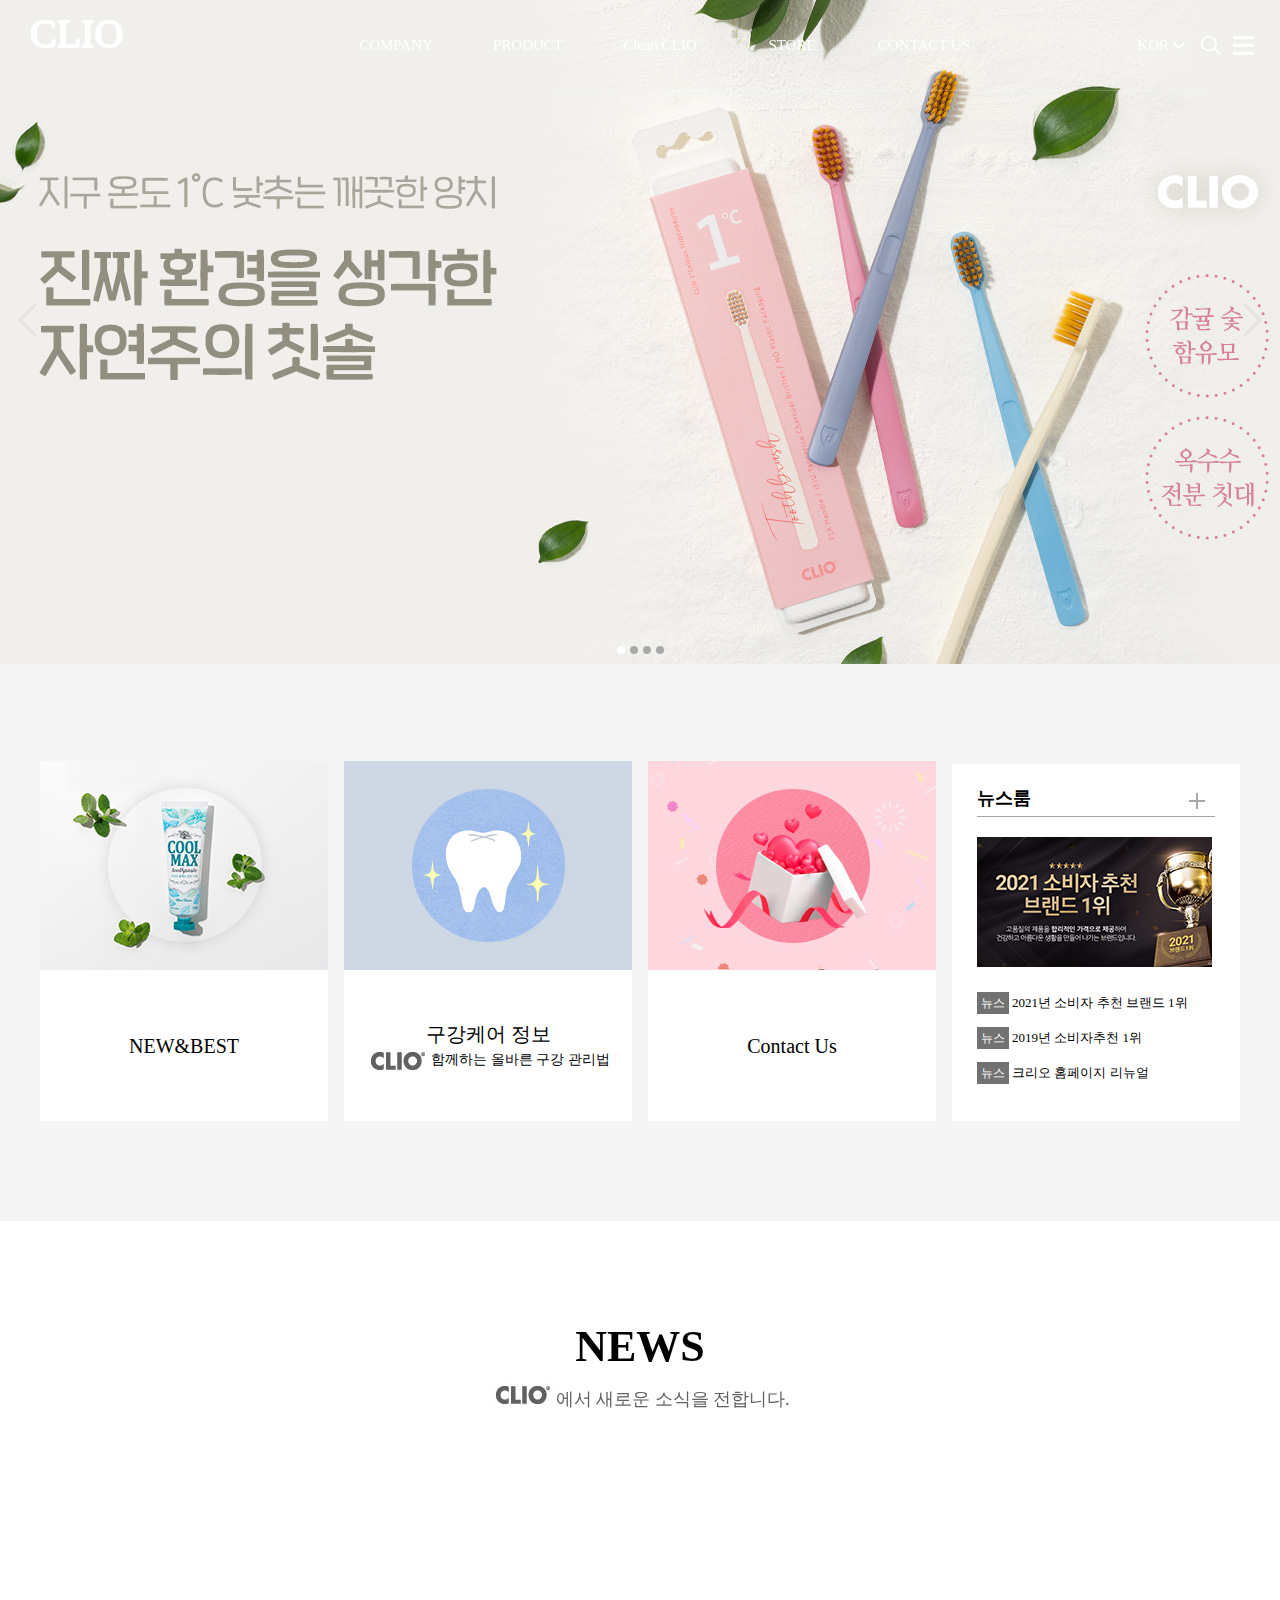
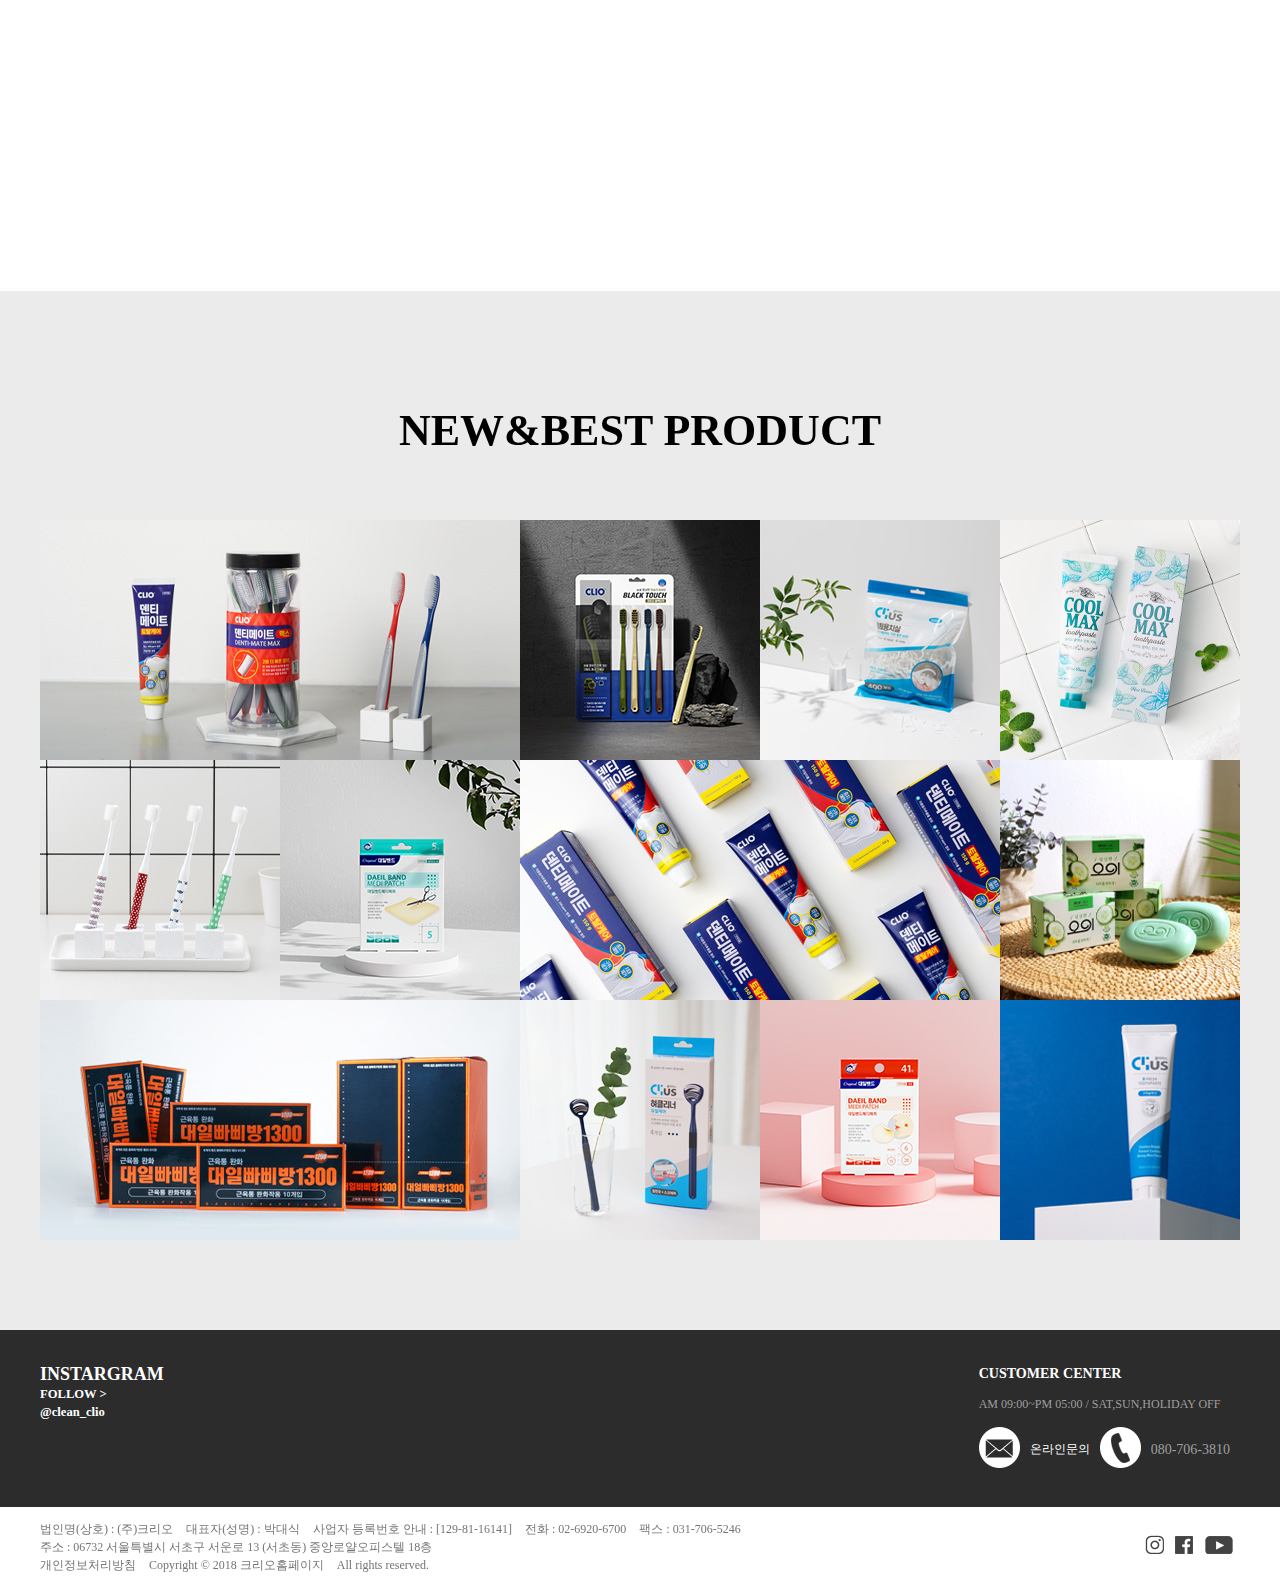
<file: index.html>
<!DOCTYPE html>
<html lang="en">
<head>
    <meta charset="UTF-8">
    <meta http-equiv="X-UA-Compatible" content="IE=edge">
    <meta name="viewport" content="width=device-width, initial-scale=1.0">

    <meta property="og:type" content="website" />
    <meta property="og:url" content="https://huimang2.github.io/html/project/drclio/" />
    <meta property="og:image" content="https://huimang2.github.io/html/meta_image.jpg" />
    <meta property="og:title" content="4조 팀 프로젝트" />
    <meta property="og:description" content="HTML, CSS, Javascript를 통한 웹페이지 구현 " />
    
    <title>4조 팀 프로젝트</title>
</head>
<body>
<script>
    location.href="https://huimang2.github.io/html/project/drclio/";
</script>
</body>
</html>
</file>
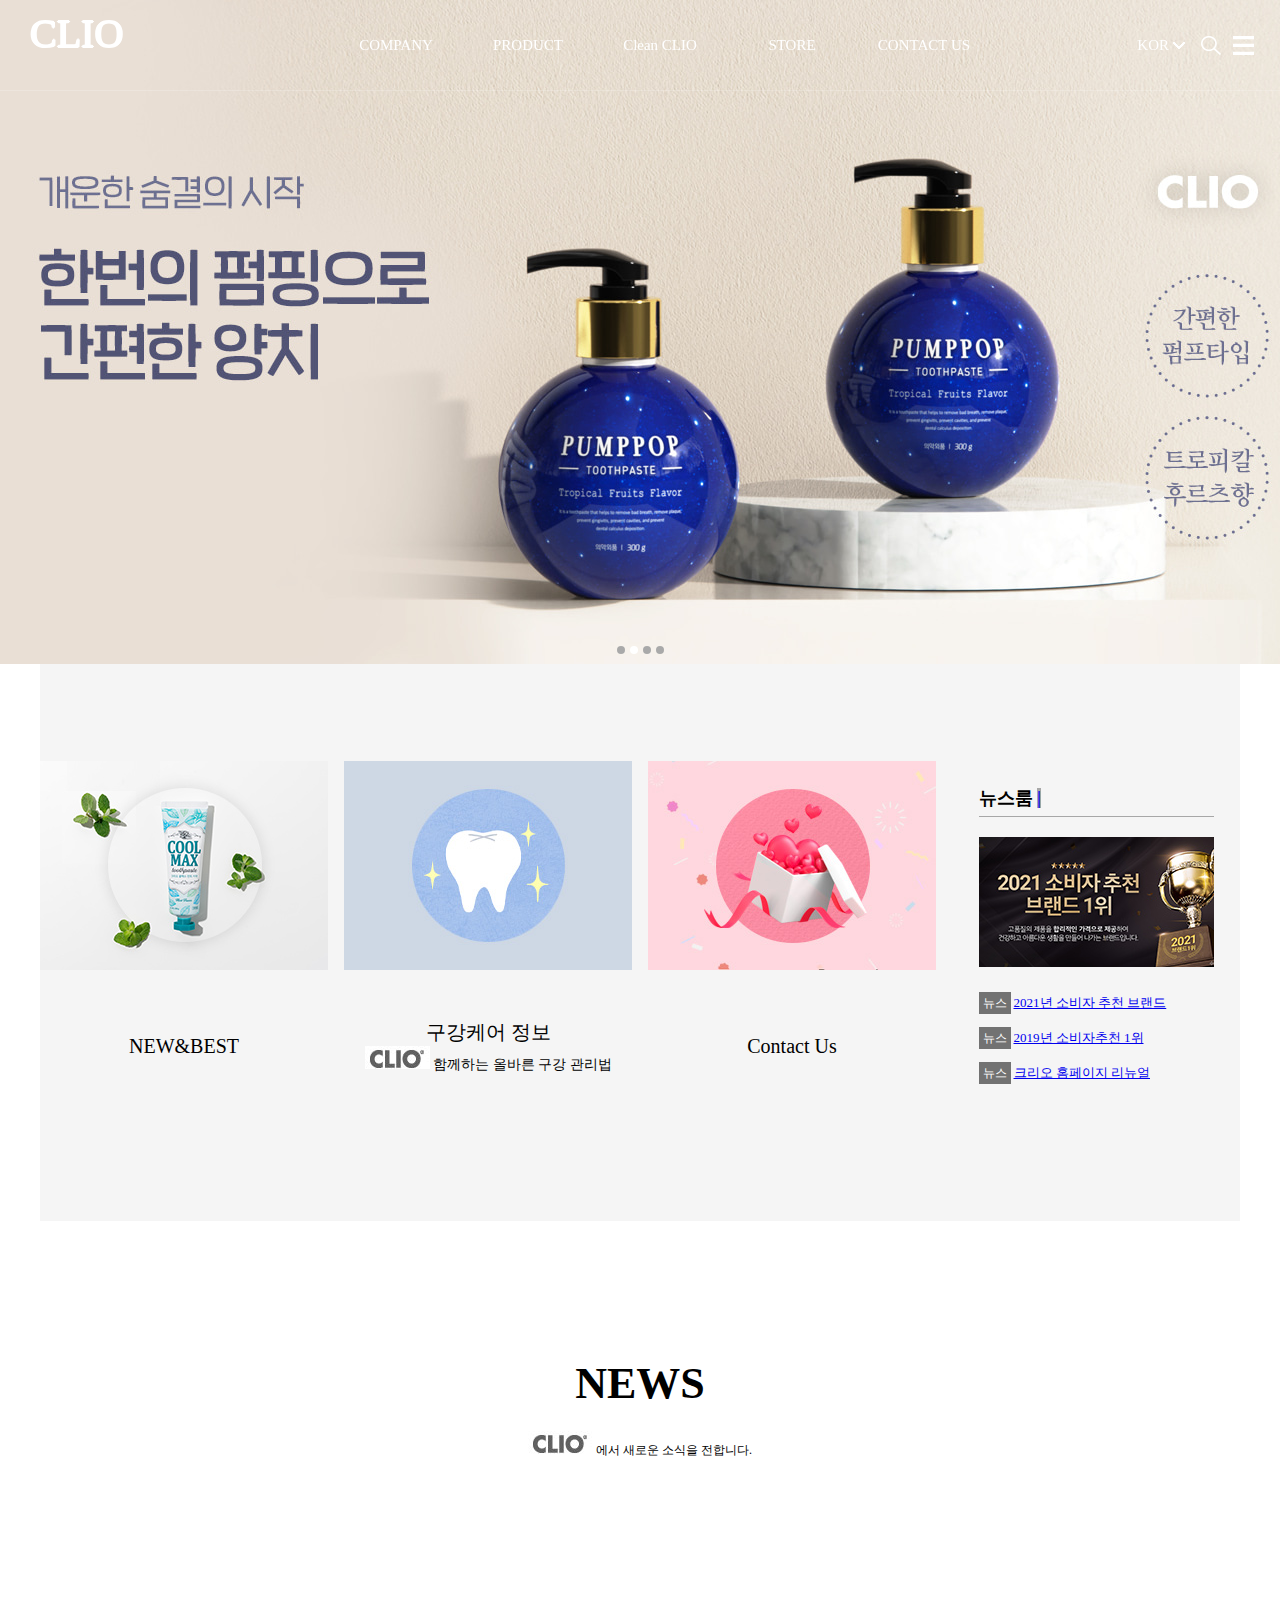
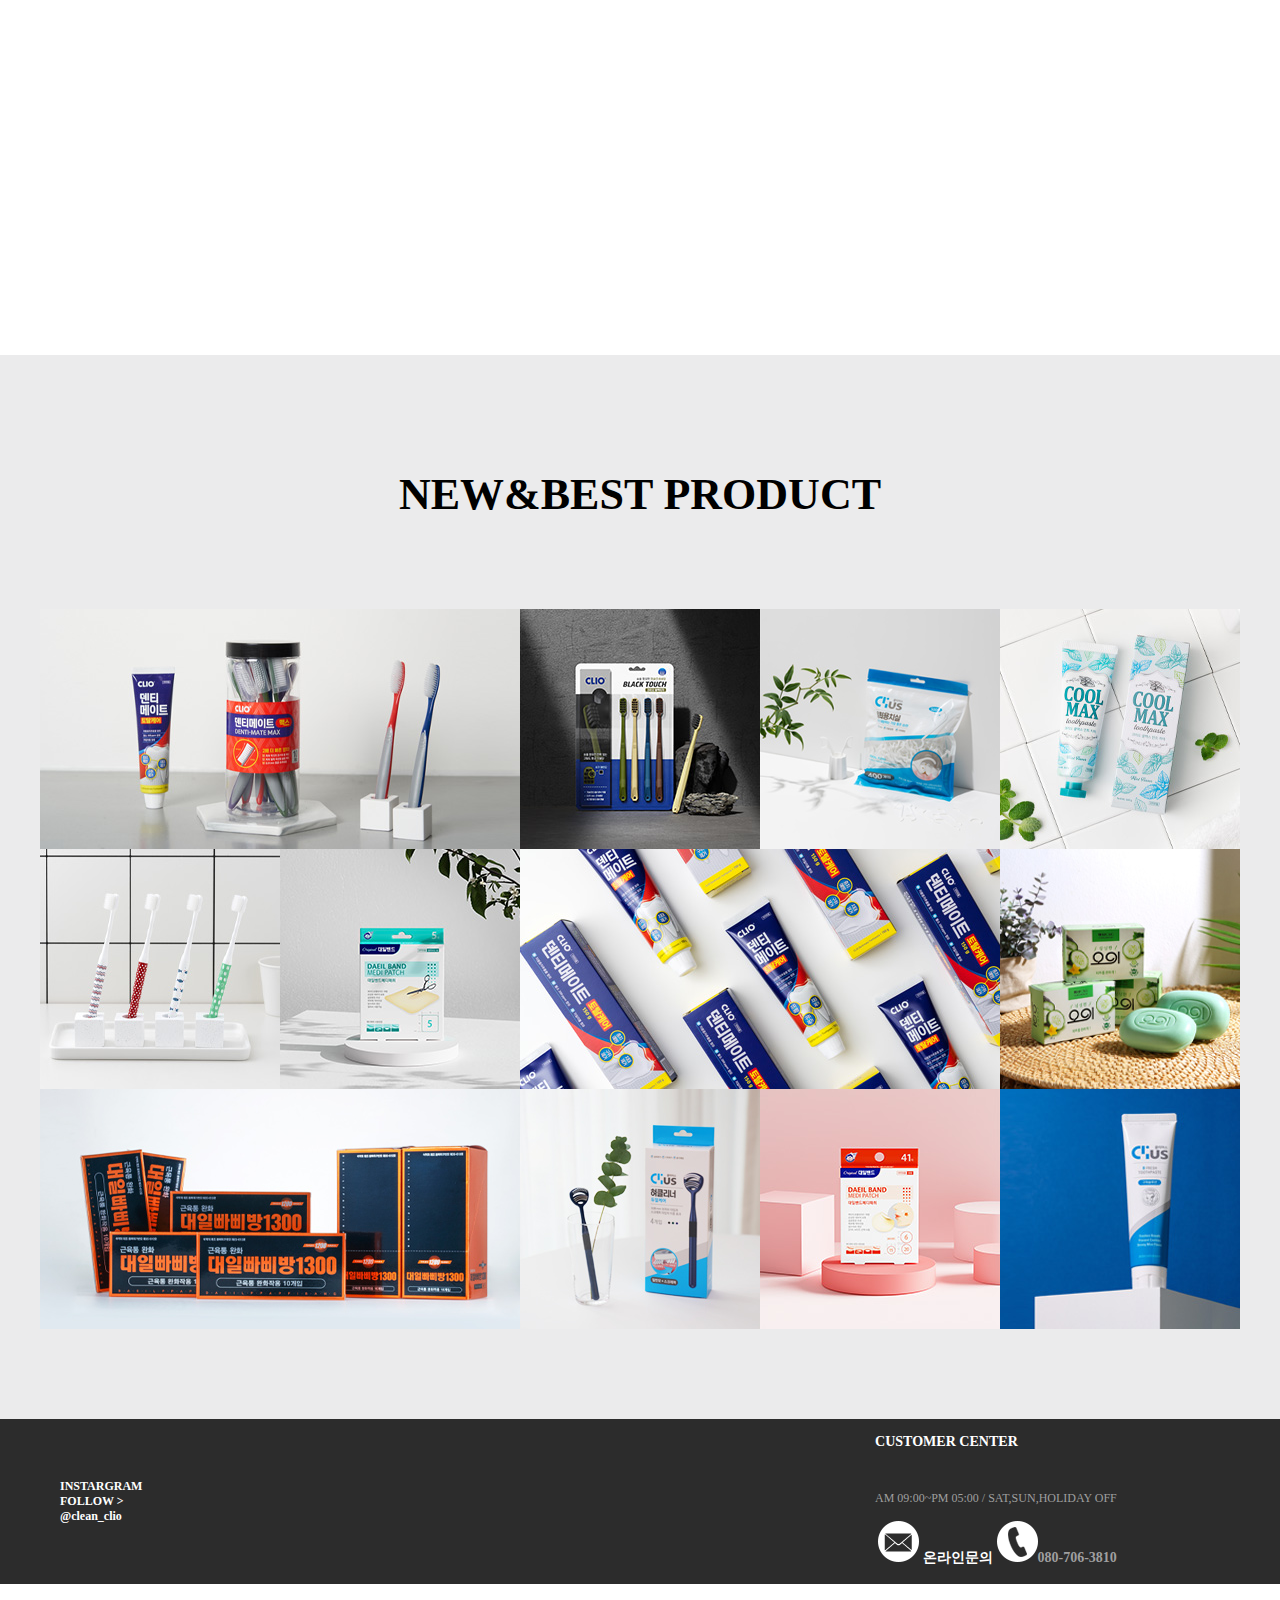
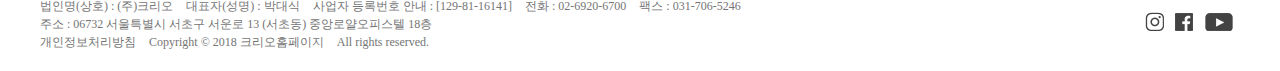
<file: project/index.html>
<!DOCTYPE html>
<html lang="en">
<head>
    <meta charset="UTF-8">
    <meta http-equiv="X-UA-Compatible" content="IE=edge">
    <meta name="viewport" content="width=device-width, initial-scale=1.0">

    <!-- 조인국 -->
    <link type="text/css" rel="stylesheet" href="./style/common.css">

    <!-- 문정은 -->
    <link type="text/css" rel="stylesheet" href="./style/main_1.css">

    <!-- 박혁진 -->
    <link type="text/css" rel="stylesheet" href="./style/main_2.css">

    <title>(주)크리오</title>
    <style>

    </style>
</head>
<body>
    <!-- 조인국 -->
    <header class="top">
        <div class="logo"><a href="#">CLIO</a></div>
        <nav>
            <div>
                <a href="#">COMPANY</a>
                <ul>
                    <li><a href="#">CLIO소개</a></li>
                    <li><a href="#">CEO인사말</a></li>
                    <li><a href="#">연혁</a></li>
                    <li><a href="#">오시는 길</a></li>
                </ul>
            </div>
            <div>
                <a href="#">PRODUCT</a>
                <ul>
                    <li><a href="#">NEW&amp;BEST</a></li>
                    <li><a href="#">클리어스</a></li>
                    <li><a href="#">칫솔</a></li>
                    <li><a href="#">치약(의약외품)</a></li>
                    <li><a href="#">화장비누(세안비누)</a></li>
                    <li><a href="#">세제/세정제</a></li>
                    <li><a href="#">의약외품</a></li>
                    <li><a href="#">의료기기</a></li>
                </ul>
            </div>
            <div>
                <a href="#">Clean CLIO</a>
                <ul>
                    <li><a href="#">구강케어 정보</a></li>
                    <li><a href="#">EVENT</a></li>
                    <li><a href="#">NEWS</a></li>
                </ul>
            </div>
            <div>
                <a href="#">STORE</a>
                <ul>
                    <li><a href="#">STORE</a></li>
                </ul>
            </div>
            <div>
                <a href="#">CONTACT US</a>
                <ul>
                    <li><a href="#">CONTACT US</a></li>
                </ul>
            </div>
        </nav>
        <div class="btn_area">
            <div class="language">
                <a href="#">KOR</a>
                <ul>
                    <li><a href="#">한국어</a></li>
                    <li><a href="#">English</a></li>
                </ul> 
            </div>
            <div class="search_btn"><a href="#"></a></div>
            <div class="menu_btn"><a href="#"></a></div>
        </div>
    </header>

    <main class="container">

        <!-- 문정은 -->
        <article id="visual" class="article-1">
            <ul class="DB_img">
                <li><a href="#"><img src="./img/자연주의 칫솔.jpg"></a></li>
                <li class="selected"><a href="#"><img src="./img/펌프치약.jpg"></a></li>
                <li><a href="#"><img src="./img/민트치약.jpg"></a></li>
                <li><a href="#"><img src="./img/혀클리너.jpg"></a></li>
            </ul>
            <ul class="DB_menu">
                <li><a href=#></a></li>
                <li class="selected"><a href=#></a></li>
                <li><a href=#></a></li>
                <li><a href=#></a></li>
            </ul>
        </article>

        <!-- 문정은 -->
        <article id="banner" class="article-2">
            <div class="col-1">
                <div>
                    <a href="#">
                        <img src="./img/배너 첫번째.jpg">
                    </a>
                </div>
                <div>
                    <div>NEW&BEST</div>
                </div>
            </div>
            <div class="col-1">
                <div>
                    <a href="#">
                        <img src="./img/배너 두번째.jpg">
                    </a>
                </div>
                <div>
                    <div>구강케어 정보</div>
                    <div><img src="./img/CLIO 마크.jpg"> 함께하는 올바른 구강 관리법</div>
                </div>
            </div>
            <div class="col-1">
                <div>
                    <a href="#">
                        <img src="./img/배너 세번째.jpg">
                    </a>
                </div>
                    <div>Contact Us</div>
                </div>
            </div>
            <div class="col-1">
                <div>
                    <h3>뉴스룸
                        <a href="#">
                            <span class="more"></span>
                        </a>
                    </h3>
                    <a href="#">
                        <img src="./img/배너 네번째.jpg">
                    </a>
                </div>
                <div class="news_list">
                    <div>
                        <span class="icon_news">뉴스</span>
                        <a href="#">2021년 소비자 추천 브랜드</a>
                    </div>
                    <div>
                        <span class="icon_news">뉴스</span>
                        <a href="#">2019년 소비자추천 1위</a>
                    </div>
                    <div>
                        <span class="icon_news">뉴스</span>
                        <a href="#">크리오 홈페이지 리뉴얼</a>
                    </div>
                </div>
            </div>
        </article>

        <!-- 문정은 -->
        <article id="news" class="article-3">
            <div class="news">
                <div class="news_title">
                    <h2>NEWS</h2>
                    <p>
                        <img src="./img/CLIO 마크.jpg">
                        에서 새로운 소식을 전합니다.
                    </p>
                </div>
                <div class="video">
                    <div class="left">
                        <iframe width="100%" height="330" src="https://www.youtube.com/embed/YigIIpxT7uQ" title="Youtube video player" frameborder="0" allow="accelerometer; autoplay; clipboard-write; encrypted-media; gyroscop; picture-in-picture" allowfullscreen></iframe>
                    </div>                
                    <div class="right">
                        <iframe width="100%" height="330" src="https://www.youtube.com/embed/Y0prKBrOnm8" title="YouTube video player" frameborder="0" allow="accelerometer; autoplay; clipboard-write; encrypted-media; gyroscope; picture-in-picture" allowfullscreen=""></iframe>
                    </div>
                </div>
            </div>
        </article>

        <!-- 박혁진 -->
        <article class="article-4">
            <h1>NEW&BEST PRODUCT</h1>
            <div class="grid">
                <a class="col-2" href="#"><img src="./img/img01.jpg" alt="이미지가 표시되지않습니다."></a>
                <a class="col-1" href="#"><img src="./img/img02.jpg" alt="이미지가 표시되지않습니다."></a>
                <a class="col-1" href="#"><img src="./img/img03.jpg" alt="이미지가 표시되지않습니다. "></a>
                <a class="col-1" href="#"><img src="./img/img04.jpg" alt="이미지가 표시되지않습니다. "></a>
                <a class="col-1" href="#"><img src="./img/img05.jpg" alt="이미지가 표시되지않습니다. "></a>
                <a class="col-1" href="#"><img src="./img/img06.jpg" alt="이미지가 표시되지않습니다. "></a>
                <a class="col-2" href="#"><img src="./img/img07.jpg" alt="이미지가 표시되지않습니다. "></a>
                <a class="col-1" href="#"><img src="./img/img08.jpg" alt="이미지가 표시되지않습니다. "></a>
                <a class="col-2" href="#"><img src="./img/img09.jpg" alt="이미지가 표시되지않습니다. "></a>
                <a class="col-1" href="#"><img src="./img/img10.jpg" alt="이미지가 표시되지않습니다. "></a>
                <a class="col-1" href="#"><img src="./img/img11.jpg" alt="이미지가 표시되지않습니다. "></a>
                <a class="col-1" href="#"><img src="./img/img12.jpg" alt="이미지가 표시되지않습니다. "> </a>  
            </div>
        </article>

        <!-- 박혁진 -->
        <section class="contact">
            <div class="customer">
                <div class="left">
                  <h2>INSTARGRAM
                    <br>
                    <a style="text-decoration: none;" href="#" target="_blank">
                      FOLLOW > <br> @clean_clio 
                    </a>
                  </h2>
                </div>
                <div class="right">
                    <h3>CUSTOMER CENTER</h3><br>
                    <p class="time">AM 09:00~PM 05:00 / SAT,SUN,HOLIDAY OFF</p>
                    <table>
                        <tr>
                            <th>
                                <a href="#"><img src="./img/message.png"></a>
                                <a style="text-decoration: none;" href="#">온라인문의</a> 
                            </th>
                            <th>
                                <img src="./img/tel.png">080-706-3810
                            </th>
                        </tr>
                    </table>
                </div>
            </div>
        </section>
    </main>

    <!-- 조인국 -->
    <footer>
        <div class="bottom">
            <div class="address">
                <span>법인명(상호) : (주)크리오</span>
                <span>대표자(성명) : 박대식</span>
                <span>사업자 등록번호 안내 : [129-81-16141]</span> 
                <span>전화 : 02-6920-6700</span>
                <span>팩스 : 031-706-5246</span>
                <br>
                <span>주소 : 06732 서울특별시 서초구 서운로 13 (서초동) 중앙로얄오피스텔 18층</span>
                <br>
                <span><a href="#" target="_blank">개인정보처리방침</a></span>
                <span>Copyright © 2018 크리오홈페이지</span>
                <span>All rights reserved.</span>
            </div>
            <div class="sns">
                <a href="#"><img src="./img/sns_01.png"></a>
                <a href="#"><img src="./img/sns_02.png"></a>
                <a href="#"><img src="./img/sns_03.png"></a>
            </div>
        </div>
    </footer>

    <script>
        window.onload = function() {
        
            document.querySelector("header").classList.toggle("top", !window.scrollY);

            window.addEventListener("scroll", (event) => {
                document.querySelector("header").classList.toggle("top", !this.scrollY);
            });

            document.querySelector("nav").addEventListener("mouseover", ()=>{
                document.querySelector("header").classList.remove("top");
            });

            document.querySelector("nav").addEventListener("mouseout", ()=>{
                document.querySelector("header").classList.toggle("top", !window.scrollY);
            });

            document.querySelectorAll("a[href='#']").forEach(v=>{
                v.addEventListener("click", e=>{
                    e.preventDefault();
                });
            });

            document.querySelector("footer").classList.toggle("line", !document.querySelector("section.contact"));
        }
    </script>

</body>
</html>
</file>
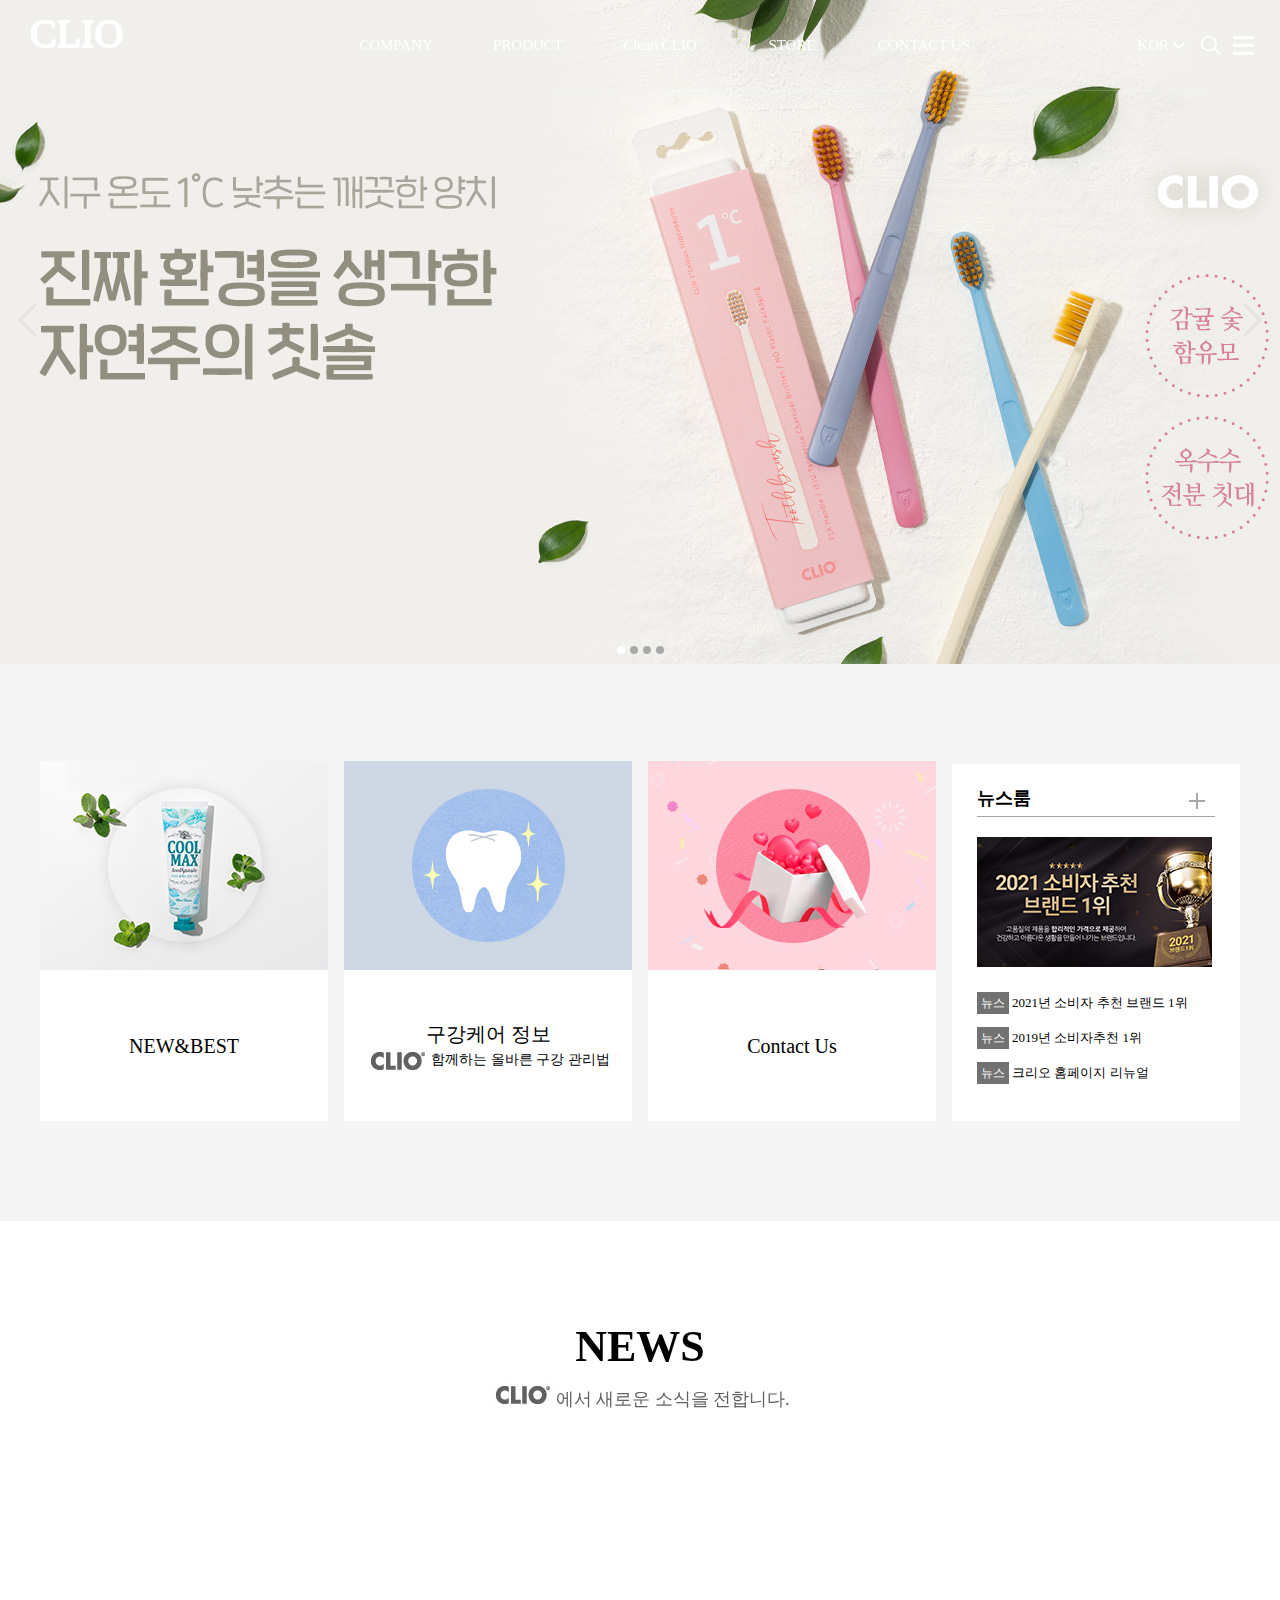
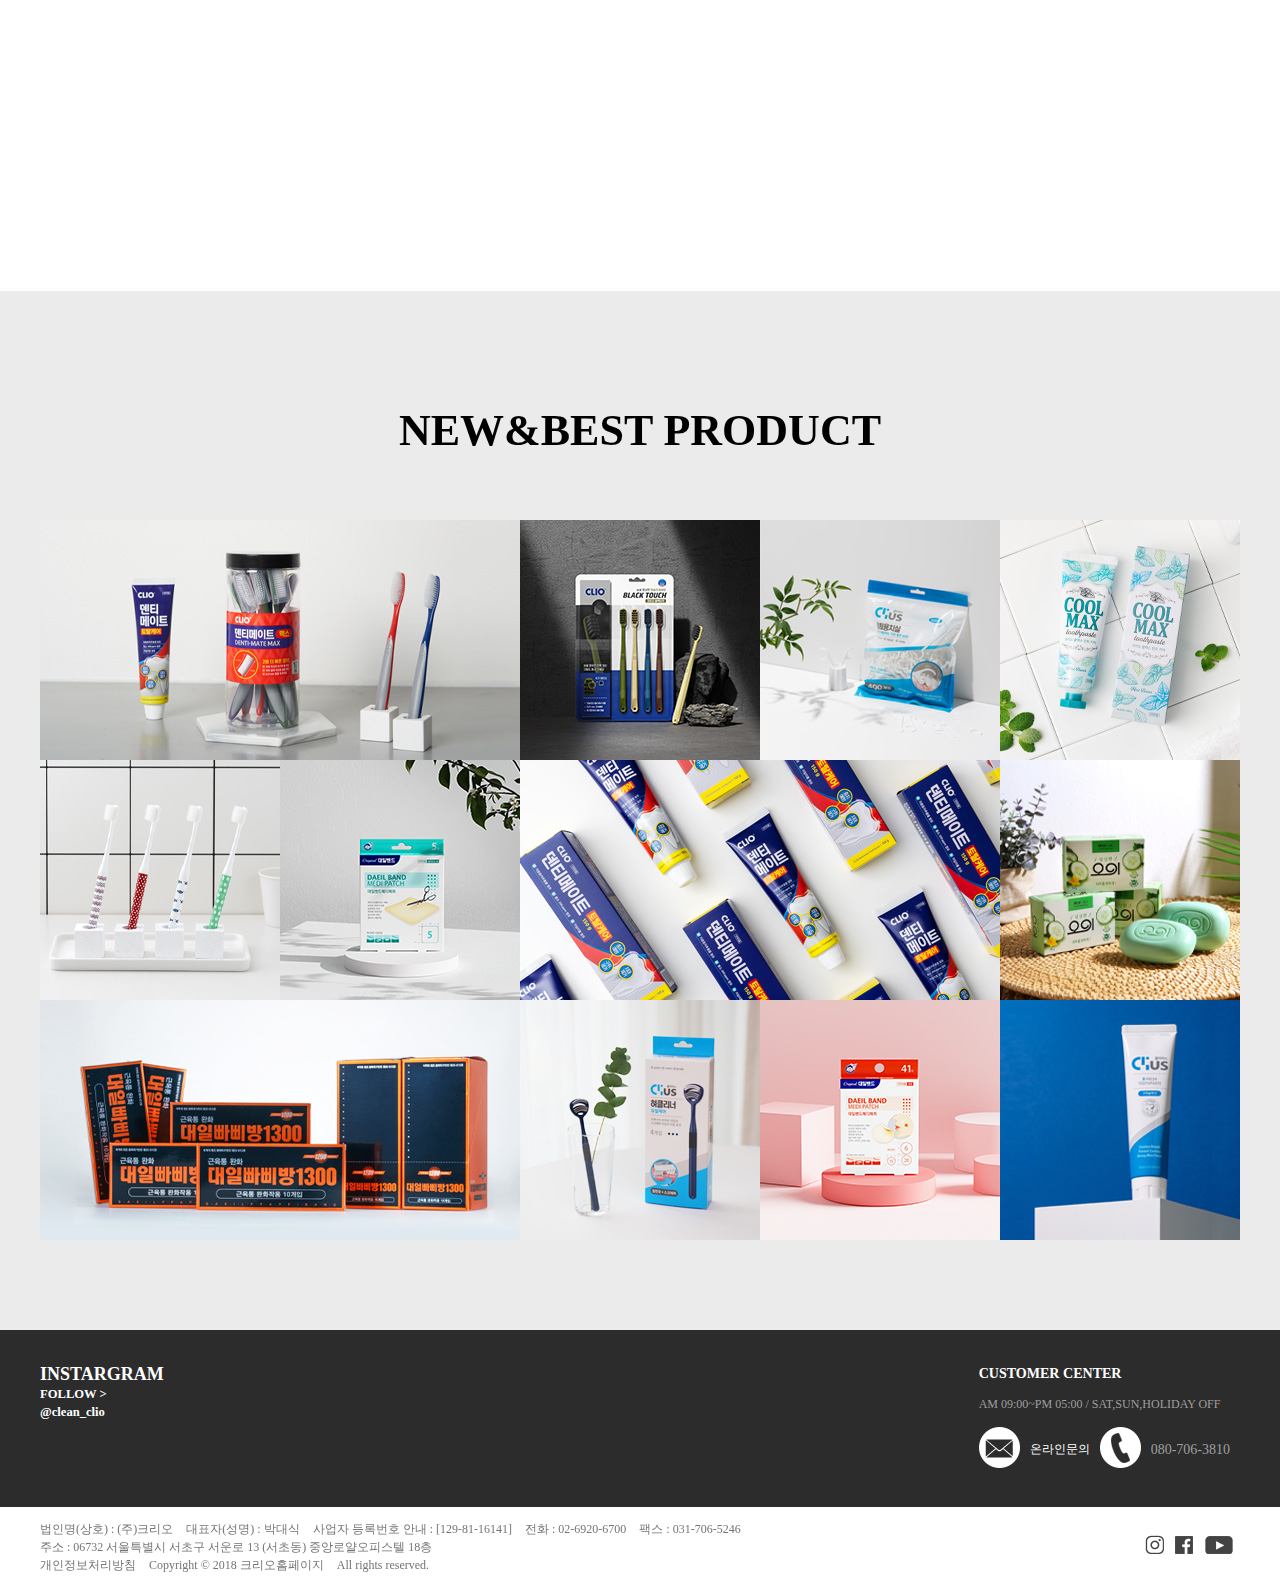
<file: project/drclio/index.html>
<!DOCTYPE html>
<html lang="en">
<head>
    <meta charset="UTF-8">
    <meta http-equiv="X-UA-Compatible" content="IE=edge">
    <meta name="viewport" content="width=device-width, initial-scale=1.0">

    <meta property="og:type" content="website" />
    <meta property="og:url" content="https://huimang2.github.io/html/project/drclio/" />
    <meta property="og:image" content="https://huimang2.github.io/html/meta_image.jpg" />
    <meta property="og:title" content="4조 팀 프로젝트" />
    <meta property="og:description" content="HTML, CSS, Javascript를 통한 웹페이지 구현 " />

    <!-- 조인국 -->
    <link type="text/css" rel="stylesheet" href="./style/common.css">
    <script SRC="./script/common.js"></script>

    <!-- 문정은 -->
    <link type="text/css" rel="stylesheet" href="./style/main_1.css">
    <script src="./script/main_1.js" async></script>

    <!-- 박혁진 -->
    <link type="text/css" rel="stylesheet" href="./style/main_2.css">

    <title>(주)크리오</title>

</head>
<body id="top">
    <!-- 조인국 -->  
    <input id="search_modal" type="checkbox" />
    <input id="site_map" type="checkbox" />

    <header class="top">
        <div class="logo"><a href="./">CLIO</a></div>
        <nav>
            <div>
                <a href="#">COMPANY</a>
                <ul>
                    <li><a href="#">CLIO소개</a></li>
                    <li><a href="#">CEO인사말</a></li>
                    <li><a href="#">연혁</a></li>
                    <li><a href="#">오시는 길</a></li>
                </ul>
            </div>
            <div>
                <a href="./gallery.html">PRODUCT</a>
                <ul>
                    <li><a href="#">NEW&amp;BEST</a></li>
                    <li><a href="#">클리어스</a></li>
                    <li><a href="#">칫솔</a></li>
                    <li><a href="#">치약(의약외품)</a></li>
                    <li><a href="#">화장비누(세안비누)</a></li>
                    <li><a href="#">세제/세정제</a></li>
                    <li><a href="#">의약외품</a></li>
                    <li><a href="#">의료기기</a></li>
                </ul>
            </div>
            <div>
                <a href="./board.html">Clean CLIO</a>
                <ul>
                    <li><a href="#">구강케어 정보</a></li>
                    <li><a href="#">EVENT</a></li>
                    <li><a href="#">NEWS</a></li>
                </ul>
            </div>
            <div>
                <a href="#">STORE</a>
                <ul>
                    <li><a href="#">STORE</a></li>
                </ul>
            </div>
            <div>
                <a href="./contact.html">CONTACT US</a>
                <ul>
                    <li><a href="./contact.html">CONTACT US</a></li>
                </ul>
            </div>
        </nav>
        <div class="btn_area">
            <div class="language">
                <a href="#">KOR</a>
                <ul>
                    <li><a href="#">한국어</a></li>
                    <li><a href="#">English</a></li>
                </ul> 
            </div>
            <label for="search_modal" class="search_btn"></label>
            <label for="site_map" class="menu_btn"></label>
        </div>
    </header>

    <div class="search_modal">
        <div class="wrap">
            <form>
                <input id="search" name="keyword" type="text" />
                <input type="image" src="./img/btn_search.png" onclick="this.form.submit();return false"/>
            </form>
            <div class="hot_keyword">
                <strong>인기검색어</strong>
                <div>
                    <a href="#">#휴먼교육센터</a>
                    <a href="#">#닥터클리오</a>
                    <a href="#">#4조</a>
                </div>
            </div>
            <label for="search_modal" class="close">close <span>×</span></label>
        </div>
    </div>

    <aside class="site_map">
        <label for="site_map" class="close"></label>
        <div class="grid_container">
            <div>
                <a href="#">COMPANY</a>
                <a href="#">CLIO소개</a>
                <a href="#">CEO인사말</a>
                <a href="#">연혁</a>
                <a href="#">오시는 길</a>
            </div>
            <div>
                <a href="./gallery.html">PRODUCT</a>
                <a href="#">NEW&amp;BEST</a>
                <a href="#">클리어스</a>
                <a href="#">칫솔</a>
                <a href="#">치약(의약외품)</a>
                <a href="#">화장비누(세안비누)</a>
                <a href="#">세제/세정제</a>
                <a href="#">의약외품</a>
                <a href="#">의료기기</a>
            </div>
            <div>
                <a href="./board.html">Clean CLIO</a>
                <a href="#">구강케어 정보</a>
                <a href="#">EVENT</a>
                <a href="#">NEWS</a>
            </div>
            <div>
                <a href="#">STORE</a>
                <a href="#">STORE</a>
            </div>
            <div>
                <a href="./contact.html">CONTACT US</a>
                <a href="./contact.html">CONTACT US</a>
            </div>
        </div>
    </aside>

    <main class="container">

        <!-- 문정은 -->
        <article id="visual" class="article-1">
            <div class="DB_img">
                <a href="#" class="selected"><img src="./img/자연주의 칫솔.jpg"></a>
                <a href="#"><img src="./img/펌프치약.jpg"></a>
                <a href="#"><img src="./img/민트치약.jpg"></a>
                <a href="#"><img src="./img/혀클리너.jpg"></a>
            </div>
            <div class="DB_menu">
                <a href="#" class="selected"></a>
                <a href="#"></a>
                <a href="#"></a>
                <a href="#"></a>
            </div>
            <div class="DB_Button">
                <div class="prev_Button" onclick="changeImage(-1)"></div>
                <div class="next_Button" onclick="changeImage(1)"></div>
            </div>
        </article>

        <!-- 문정은 -->
        <article id="banner" class="article-2">
            <div class="grid">
                <div class="col-1">
                    <div>
                        <a href="#">
                            <img src="./img/배너 첫번째.jpg">
                        </a>
                    </div>
                    <div>
                        <div>NEW&BEST</div>
                    </div>
                </div>
                <div class="col-1">
                    <div>
                        <a href="#">
                            <img src="./img/배너 두번째.jpg">
                        </a>
                    </div>
                    <div class="care">
                        <div>구강케어 정보</div>
                        <div><img src="./img/CLIO 마크.jpg"> 함께하는 올바른 구강 관리법</div>
                    </div>
                </div>
                <div class="col-1">
                    <div>
                        <a href="#">
                            <img src="./img/배너 세번째.jpg">
                        </a>
                    </div>
                    <div>
                        <div>Contact Us</div>
                    </div>
                </div>
                <div class="col-1">
                    <div class="news_head">
                        <div>
                            <h3>뉴스룸</h3>
                            <a href="#">
                                <span class="more"></span>
                            </a>
                        </div>
                        <a href="#">
                            <img src="./img/배너 네번째.jpg">
                        </a>
                    </div>
                    <div class="news_list">
                        <div>
                            <span class="icon_news">뉴스</span>
                            <a href="#">2021년 소비자 추천 브랜드 1위</a>
                        </div>
                        <div>
                            <span class="icon_news">뉴스</span>
                            <a href="#">2019년 소비자추천 1위</a>
                        </div>
                        <div>
                            <span class="icon_news">뉴스</span>
                            <a href="#">크리오 홈페이지 리뉴얼</a>
                        </div>
                    </div>
                </div>
            </div>
        </article>

        <!-- 문정은 -->
        <article id="news" class="article-3">
            <div class="news">
                <div class="news_title">
                    <h2>NEWS</h2>
                    <p>
                        <img src="./img/CLIO 마크.jpg">에서 새로운 소식을 전합니다.
                    </p>
                </div>
                <div class="video">
                    <div class="left">
                        <iframe src="https://www.youtube.com/embed/YigIIpxT7uQ" title="Youtube video player" frameborder="0" allow="accelerometer; autoplay; clipboard-write; encrypted-media; gyroscop; picture-in-picture" allowfullscreen></iframe>
                    </div>                
                    <div class="right">
                        <iframe src="https://www.youtube.com/embed/Y0prKBrOnm8" title="YouTube video player" frameborder="0" allow="accelerometer; autoplay; clipboard-write; encrypted-media; gyroscope; picture-in-picture" allowfullscreen=""></iframe>
                    </div>
                </div>
            </div>
        </article>

        <!-- 박혁진 -->
        <article class="article-4">
            <h1>NEW&BEST PRODUCT</h1>
            <div class="grid">
                <a class="col-2" href="#"><img src="./img/img01.jpg" alt="이미지가 표시되지않습니다."></a>
                <a class="col-1" href="#"><img src="./img/img02.jpg" alt="이미지가 표시되지않습니다."></a>
                <a class="col-1" href="#"><img src="./img/img03.jpg" alt="이미지가 표시되지않습니다. "></a>
                <a class="col-1" href="#"><img src="./img/img04.jpg" alt="이미지가 표시되지않습니다. "></a>
                <a class="col-1" href="#"><img src="./img/img05.jpg" alt="이미지가 표시되지않습니다. "></a>
                <a class="col-1" href="#"><img src="./img/img06.jpg" alt="이미지가 표시되지않습니다. "></a>
                <a class="col-2" href="#"><img src="./img/img07.jpg" alt="이미지가 표시되지않습니다. "></a>
                <a class="col-1" href="#"><img src="./img/img08.jpg" alt="이미지가 표시되지않습니다. "></a>
                <a class="col-2" href="#"><img src="./img/img09.jpg" alt="이미지가 표시되지않습니다. "></a>
                <a class="col-1" href="#"><img src="./img/img10.jpg" alt="이미지가 표시되지않습니다. "></a>
                <a class="col-1" href="#"><img src="./img/img11.jpg" alt="이미지가 표시되지않습니다. "></a>
                <a class="col-1" href="#"><img src="./img/img12.jpg" alt="이미지가 표시되지않습니다. "> </a>  
            </div>
        </article>

        <!-- 박혁진 -->
        <section class="contact">
            <div class="customer flex">
                <div class="insta">INSTARGRAM
                    <br>
                    <a style="font-size: 0.7em;" href="#" target="_blank">
                      FOLLOW > <br> @clean_clio 
                    </a>
                </div>
                <div class="grid-container">
                    <div class="title">CUSTOMER CENTER</div>
                    <div class="text">AM 09:00~PM 05:00 / SAT,SUN,HOLIDAY OFF</div>
                    <div class="message">
                        <a href="#">
                            <img src="./img/message.png">
                        </a>
                    </div>              
                    <div class="online">
                        <a href="#">온라인문의</a>
                    </div>         
                    <div class="telling"><img src="./img/tell.png"></div>
                    <div class="number"> 080-706-3810</div>                           
                </div>
            </div>
        </section>
    </main>

    <!-- 조인국 -->
    <footer>
        <div class="bottom">
            <div class="address">
                <span>법인명(상호) : (주)크리오</span>
                <span>대표자(성명) : 박대식</span>
                <span>사업자 등록번호 안내 : [129-81-16141]</span> 
                <span>전화 : 02-6920-6700</span>
                <span>팩스 : 031-706-5246</span>
                <br>
                <span>주소 : 06732 서울특별시 서초구 서운로 13 (서초동) 중앙로얄오피스텔 18층</span>
                <br>
                <span><a href="#" target="_blank">개인정보처리방침</a></span>
                <span>Copyright © 2018 크리오홈페이지</span>
                <span>All rights reserved.</span>
            </div>
            <div class="sns">
                <a href="#"><img src="./img/sns_01.png"></a>
                <a href="#"><img src="./img/sns_02.png"></a>
                <a href="#"><img src="./img/sns_03.png"></a>
            </div>
        </div>
    </footer>

    <a href="#top" class="gotop"><img src="./img/btn_top.jpg"></a>

</body>
</html>
</file>
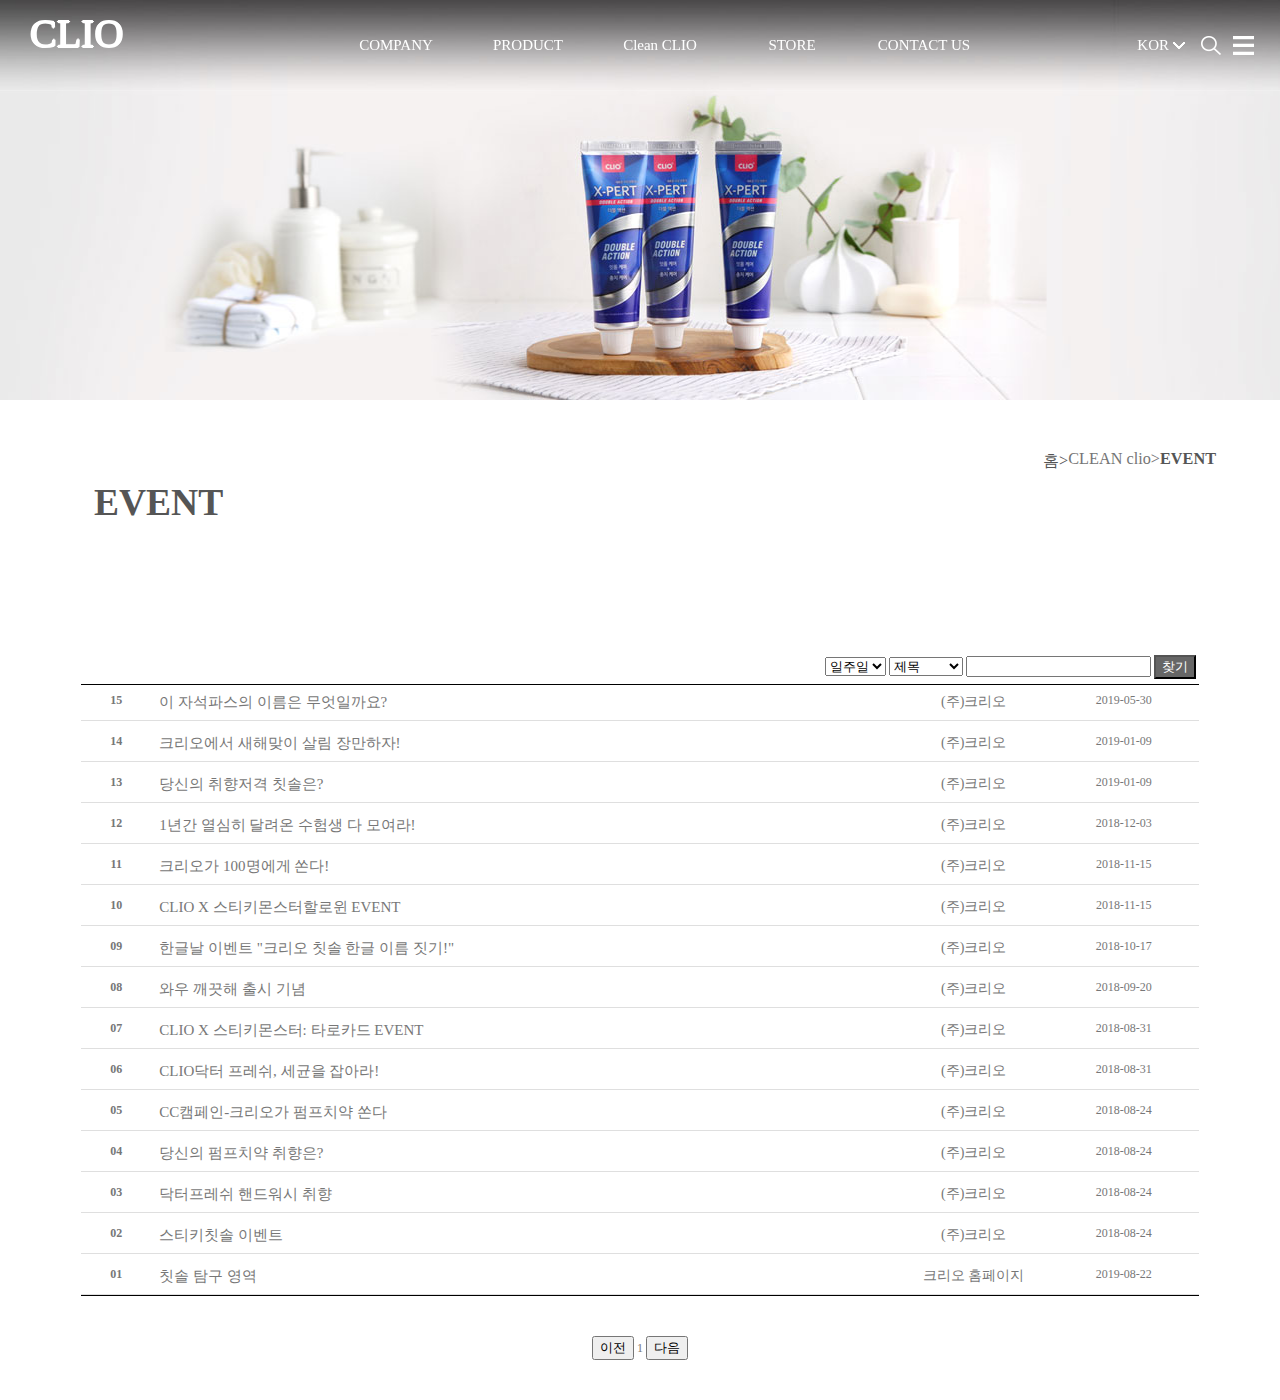
<file: project/board.html>
<!DOCTYPE html>
<html lang="en">
<head>
    <meta charset="UTF-8">
    <meta http-equiv="X-UA-Compatible" content="IE=edge">
    <meta name="viewport" content="width=device-width, initial-scale=1.0">
    <title>Document</title>
    <style>
        body {
            margin: 0;
            padding: 0;
            font-size: 0.75em;
            min-width: 1050px;
        }
        header {
            display: flex;
            position: fixed;
            top: 0;
            left: 0;
            min-width: 1000px;
            width: 100%;
            box-sizing: border-box;
            padding: 0 50px;
            background:#fff;
            border-bottom: 1px solid #ddd;
            z-index: 2;
        }
        header > .logo {
            width: 300px;
            flex-shrink: 0;
            margin: 10px 0 0 20px;
        }
        header > .logo > a {
            display: block;
            color: black;
            font-size: 40px;
            text-shadow: -1px 0 #000, 0 1px #000, 1px 0 #000, 0 -1px #000;
            text-decoration: none;
        }
        main.container {
            overflow: hidden;
        }
        nav {
            display: flex;
            width: 780px;
            flex-shrink: 0;
            margin: 0 0 0 3%;
        }
        nav > div {
            width: 100%;
            position: relative;
        }
        nav > div > a {
            font-size: 15px;
            text-decoration: none;
            color: black;
            display: grid;
            place-content: center;
            height: 90px;
        }
        nav > div > a::before {
            content: "";
            position: absolute;
            top: 80px;
            left: 50%;
            height: 2px;
            width: 0;
            margin-left: 0;
            background: black;
            transition: all 0.3s ease;

        }
        nav > div:hover > a::before {
            width: 60%;
            margin-left: -30%;        
        }
        nav > div > ul {
            list-style: none;
            padding: 10px 0;
            margin: 0;
            display: none;
        }
        nav:hover > div > ul { display: block; }
        nav > div > ul > li > a {
            display: block;
            text-align: center;
            text-decoration: none;
            color: #777;
            padding: 5px;
            font-size: 13px;
        }
        nav > div > ul > li > a:hover {
            color: #0077b0;
        }
        header > .btn_area {
            display: flex;
            justify-content: flex-end;
            align-items: center;
            flex-grow: 1;
            margin-right: 10px;
            height: 90px;
            font-size: 15px;
        }
        header > .btn_area > .language {
            position: relative;
        }
        header > .btn_area > div > a {
            color: black;
            text-decoration: none;
            margin: 0 5px;
            position: relative;
            z-index: 1;
        }
        header > .btn_area > :not(.language) > a {
            display: block;
            width: 23px;
            height: 23px;
        }
        header > .btn_area > .language > a {
            background: url([data-uri]) no-repeat right;
            padding: 0 20px 0 5px;
        }
        header > .btn_area > .search_btn > a {
            background: url([data-uri]) no-repeat center;
        }
        header > .btn_area > .menu_btn > a {
            background: url([data-uri]) no-repeat center;
        }
        header > .btn_area > .language > ul {
            list-style: none;
            padding: 40px 0 0;
            margin: 0;
            position: absolute;
            left: -5px;
            top: 0;
            border-radius: 5px;
            display: none;
        }
        header > .btn_area > .language > ul::before {
            content: "";
            width: 0;
            height: 0;
            border-bottom: 8px solid #f5f5f5;
            border-left: 5px solid transparent;
            border-right: 5px solid transparent;
            position: absolute;
            top: 32px;
            left: 18px;
        }
        header > .btn_area > .language > a:hover + ul,
        header > .btn_area > .language > ul:hover {
            display: block;
        }
        header > .btn_area > .language > ul > li {
            background: #f5f5f5;
            width: 85px;
            padding: 0 10px;
            box-sizing: border-box;
        }
        header > .btn_area > .language > ul > li:first-child {
            padding-top: 15px;
            border-radius: 5px 5px 0 0;
        }
        header > .btn_area > .language > ul > li:last-child {
            padding-bottom: 15px;
            border-radius: 0 0 5px 5px;
        }
        header > .btn_area > .language > ul > li > a {
            text-decoration: none;
            color: black;
            font-size: 12px;
            margin: 0 5px;
            line-height: 23px;
        }
        header > .btn_area > .language > ul > li > a:hover { color: #0077b0; }
        header.top {
            background: transparent;
            border-bottom-color: rgba(255, 255, 255, 0.2);
        }
        header.top > .logo > a {
            color: white;
            text-shadow: -1px 0 white, 0 1px white, 1px 0 white, 0 -1px white;
        }
        header.top > nav > div > a {
            color: white;
        }
        header.top > .btn_area > div > a {
            color: white;
        }
        header.top > .btn_area > .language > a {
            background: url(./img/ico_down.png) no-repeat right;
        }
        
        header.top > .btn_area > .search_btn > a {
            background: url(./img/top_btn_search.png) no-repeat center;
        }
        header.top > .btn_area > .menu_btn > a {
            background: url(./img/full_btn.png) no-repeat center;
        }

        #board .picture{
            position: relative;
            width: 100%;
            overflow: hidden;
            height: 400px;
        }
        #board .picture>img{
            width: 2000px;
            position: absolute;
            left: 50%;
            margin-left: -1000px;

        }
        
        #board .event{
            display: block;
            margin-top: 50px;
            margin-left:30px;
            color: rgb(85, 85, 85);
            font-size: 25px;
        }
        #board .event, #board .flex{
            display: flex;
            justify-content: space-between;
            
        }
        #board .flex{
            font-size: 0.65em;
        }
        #board a:link{
            color: #757575;
          }
        #board a:visited {
            color : black;
        }
        #board a:hover {
            color : black;
        }
        #board a:active {
            color : black;
        }
        #board .sized {
            width: 100%;
            float: left;
            margin-top: 100px;
        }
        #board .search {
            float: right;
            padding-bottom: 5px;
            padding-right: 20px;
        }
        #board .search-1 {
            color: #fff!important;
            background-color: #666;
            font-size: 13px;
        }
        #board .grid {
            display: grid;
            grid-template-columns: 70px 1fr 150px 150px;
            grid-template-rows: repeat(15,2fr);
            width:97%;
            color: #777;
            border-top: 1px solid black;
            border-bottom: 1px solid black;
            margin: 0 auto;
            text-align: center;
            row-gap: 5px;  
        }
        #board .grid>.lol-1 {
            font-weight: bold;
        }
        #board .grid>.lol-2 {
            text-align: left;
            font-size:15px;
        }
        #board .grid>.lol-3 {
            font-size: 14px;
        }
        #board .grid>.lol-4 {
            font-size:12px;
        }
        #board .grid>[class^=lol]{
            border-bottom: 1px solid #dfdfdf;
            padding: 8px;
        }
        #board .button{
            text-align: center;
            margin-top: 40px;
            margin-bottom: 40px;
            text-decoration: none;
        }
        #board > .content {
            width: 90%;
            margin: 0 auto;
        }

        @media screen and (max-width: 1500px) {
            header { padding: 0 10px; }
            nav { width: 660px; margin: 0; }
        }
        @media screen and (max-width: 1250px) {
            article > .grid {
                width: 1000px;
            }
            article.article-4 > .grid {
                grid-auto-rows: 200px;
            }
            article.article-4 > .grid > a.col-1 > img {
                width: 200px;
            }
            article.article-4 > .grid > a.col-2 > img {
                width: 400px;
            }
        }
        @media screen and (max-width: 1200px) {
            header > .logo { width: 230px; }
            nav { width: 560px; }
        }
    </style>
</head>
<body>
    <header class="top">
        <div class="logo"><a href="./index.html">CLIO</a></div>
        <nav>
            <div>
                <a href="#">COMPANY</a>
                <ul>
                    <li><a href="#">CLIO소개</a></li>
                    <li><a href="#">CEO인사말</a></li>
                    <li><a href="#">연혁</a></li>
                    <li><a href="#">오시는 길</a></li>
                </ul>
            </div>
            <div>
                <a href="#">PRODUCT</a>
                <ul>
                    <li><a href="#">NEW&amp;BEST</a></li>
                    <li><a href="#">클리어스</a></li>
                    <li><a href="#">칫솔</a></li>
                    <li><a href="#">치약(의약외품)</a></li>
                    <li><a href="#">화장비누(세안비누)</a></li>
                    <li><a href="#">세제/세정제</a></li>
                    <li><a href="#">의약외품</a></li>
                    <li><a href="#">의료기기</a></li>
                </ul>
            </div>
            <div>
                <a href="#">Clean CLIO</a>
                <ul>
                    <li><a href="#">구강케어 정보</a></li>
                    <li><a href="#">EVENT</a></li>
                    <li><a href="#">NEWS</a></li>
                </ul>
            </div>
            <div>
                <a href="#">STORE</a>
                <ul>
                    <li><a href="#">STORE</a></li>
                </ul>
            </div>
            <div>
                <a href="#">CONTACT US</a>
                <ul>
                    <li><a href="#">CONTACT US</a></li>
                </ul>
            </div>
        </nav>
        <div class="btn_area">
            <div class="language">
                <a href="#">KOR</a>
                <ul>
                    <li><a href="#">한국어</a></li>
                    <li><a href="#">English</a></li>
                </ul> 
            </div>
            <div class="search_btn"><a href="#"></a></div>
            <div class="menu_btn"><a href="#"></a></div>
        </div>
    </header>

    <main id="board" class="container">
        <div class="picture">
            <img src="./img/blog img.jpg">
        </div>
        <div class="content">
            <div class="event">
                <h2 style="font-weight: 700;">EVENT</h2>
                <div class="flex">
                    <div>홈></div>
                    <div class="site"><a style="text-decoration:none;" 
                        href="http://drclio.co.kr/board/gallery/list.html?board_no=8">CLEAN clio></a></div>
                    <div style="font-weight: bold;">EVENT</div>
                </div>        
            </div>
            <div class="sized">
                <form class="search">
                    <select name="date">
                        <option value="week" selected>일주일</option>
                        <option value="month">한달</option>
                        <option value="month3">세달</option>
                        <option value="all">전체</option>
                    </select>
                    <select name="group">
                        <option value="subject" selected>제목</option>
                        <option value="content">내용</option>
                        <option value="member_id">ID</option>
                        <option value="nick_name">닉네임</option>
                        <option value="product">상품정보</option>
                    </select> 
                    <input  type="search" name="search">
                    <input class="search-1" type="submit" value="찾기">
                </form>
            </div>
            <br><br>
            <div class="grid">
                <div class="lol-1">15</div>
                <div class="lol-2">이 자석파스의 이름은 무엇일까요?</div>
                <div class="lol-3">(주)크리오</div>
                <div class="lol-4">2019-05-30</div>
            
                <div class="lol-1">14</div>
                <div class="lol-2">크리오에서 새해맞이 살림 장만하자!</div>
                <div class="lol-3">(주)크리오</div>
                <div class="lol-4">2019-01-09</div>
        
                <div class="lol-1">13</div>
                <div class="lol-2">당신의 취향저격 칫솔은?</div>
                <div class="lol-3">(주)크리오</div>
                <div class="lol-4">2019-01-09</div>
        
                <div class="lol-1">12</div>
                <div class="lol-2">1년간 열심히 달려온 수험생 다 모여라!</div>
                <div class="lol-3">(주)크리오</div>
                <div class="lol-4">2018-12-03</div>
        
                <div class="lol-1">11</div>
                <div class="lol-2">크리오가 100명에게 쏜다!</div>
                <div class="lol-3">(주)크리오</div>
                <div class="lol-4">2018-11-15</div>
        
                <div class="lol-1">10</div>
                <div class="lol-2">CLIO X 스티키몬스터할로윈 EVENT</div>
                <div class="lol-3">(주)크리오</div>
                <div class="lol-4">2018-11-15</div>
        
                <div class="lol-1">09</div>
                <div class="lol-2">한글날 이벤트 "크리오 칫솔 한글 이름 짓기!"</div>
                <div class="lol-3">(주)크리오</div>
                <div class="lol-4">2018-10-17</div>
        
                <div class="lol-1">08</div>
                <div class="lol-2">와우 깨끗해 출시 기념</div>
                <div class="lol-3">(주)크리오</div>
                <div class="lol-4">2018-09-20</div>
        
                <div class="lol-1">07</div>
                <div class="lol-2">CLIO X 스티키몬스터: 타로카드 EVENT</div>
                <div class="lol-3">(주)크리오</div>
                <div class="lol-4">2018-08-31</div>

                <div class="lol-1">06</div>
                <div class="lol-2">CLIO닥터 프레쉬, 세균을 잡아라!</div>
                <div class="lol-3">(주)크리오</div>
                <div class="lol-4">2018-08-31</div>

                <div class="lol-1">05</div>
                <div class="lol-2">CC캠페인-크리오가 펌프치약 쏜다</div>
                <div class="lol-3">(주)크리오</div>
                <div class="lol-4">2018-08-24</div>
        

                <div class="lol-1">04</div>
                <div class="lol-2">당신의 펌프치약 취향은?</div>
                <div class="lol-3">(주)크리오</div>
                <div class="lol-4">2018-08-24</div>
        
                <div class="lol-1">03</div>
                <div class="lol-2">닥터프레쉬 핸드워시 취향</div>
                <div class="lol-3">(주)크리오</div>
                <div class="lol-4">2018-08-24</div>

                <div class="lol-1">02</div>
                <div class="lol-2">스티키칫솔 이벤트</div>
                <div class="lol-3">(주)크리오</div>
                <div class="lol-4">2018-08-24</div>

                <div class="lol-1">01</div>
                <div class="lol-2">칫솔 탐구 영역</div>
                <div class="lol-3">크리오 홈페이지</div>
                <div class="lol-4">2019-08-22</div>
            </div>
            <div class="button">
                <span><input type="button" name="bfore" value="이전"></span> 
                <span> <a style="text-decoration: none;"
                    href="http://127.0.0.1:5500/CLIOevent.html">1</a></span>
                <span><input type="button" name="next" value="다음"></span>
            </div>
        </div>
    </main>

    <script>
        window.onload = function() {
        
            document.querySelector("header").classList.toggle("top", !window.scrollY);

            window.addEventListener("scroll", (event) => {
                document.querySelector("header").classList.toggle("top", !this.scrollY);
            });

            document.querySelector("nav").addEventListener("mouseover", ()=>{
                document.querySelector("header").classList.remove("top");
            });

            document.querySelector("nav").addEventListener("mouseout", ()=>{
                document.querySelector("header").classList.toggle("top", !window.scrollY);
            });

            document.querySelectorAll("a[href='#']").forEach(v=>{
                v.addEventListener("click", e=>{
                    e.preventDefault();
                });
            });
        }
    </script>
</body>
</html>
</file>
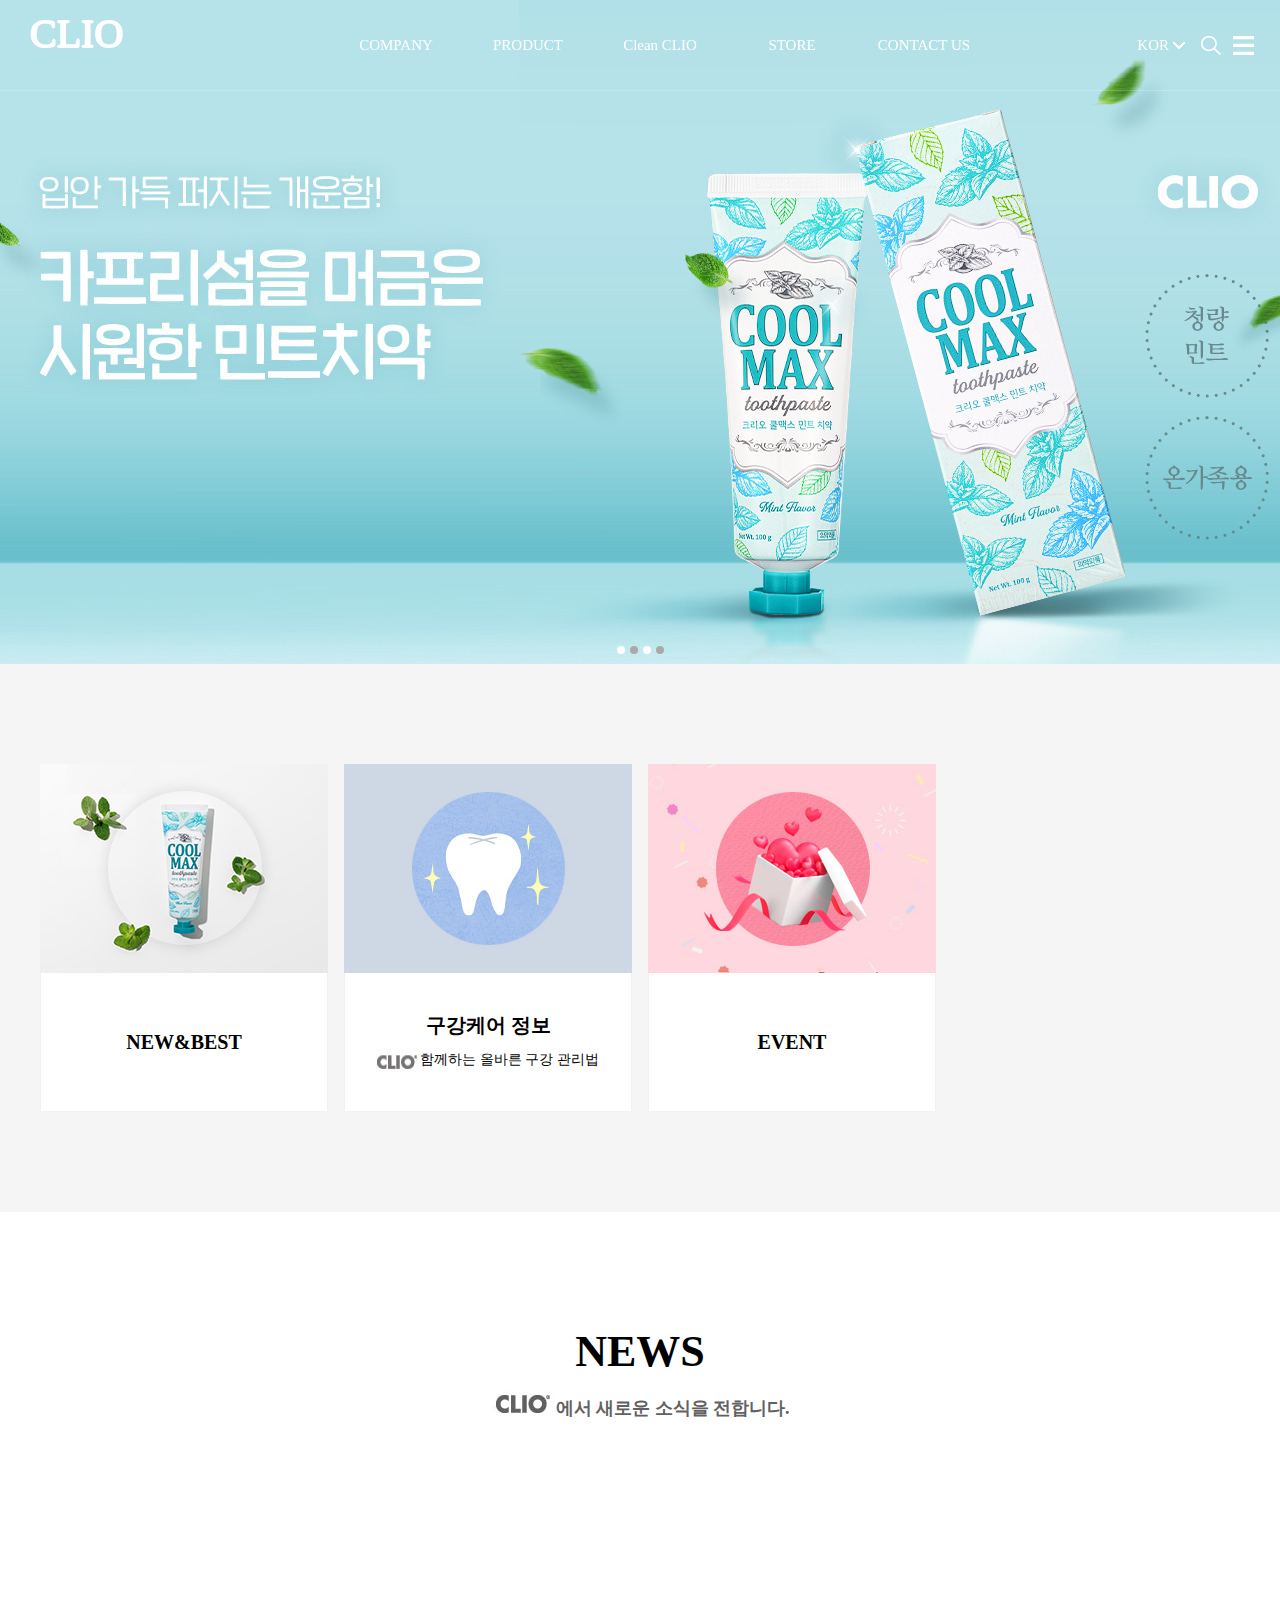
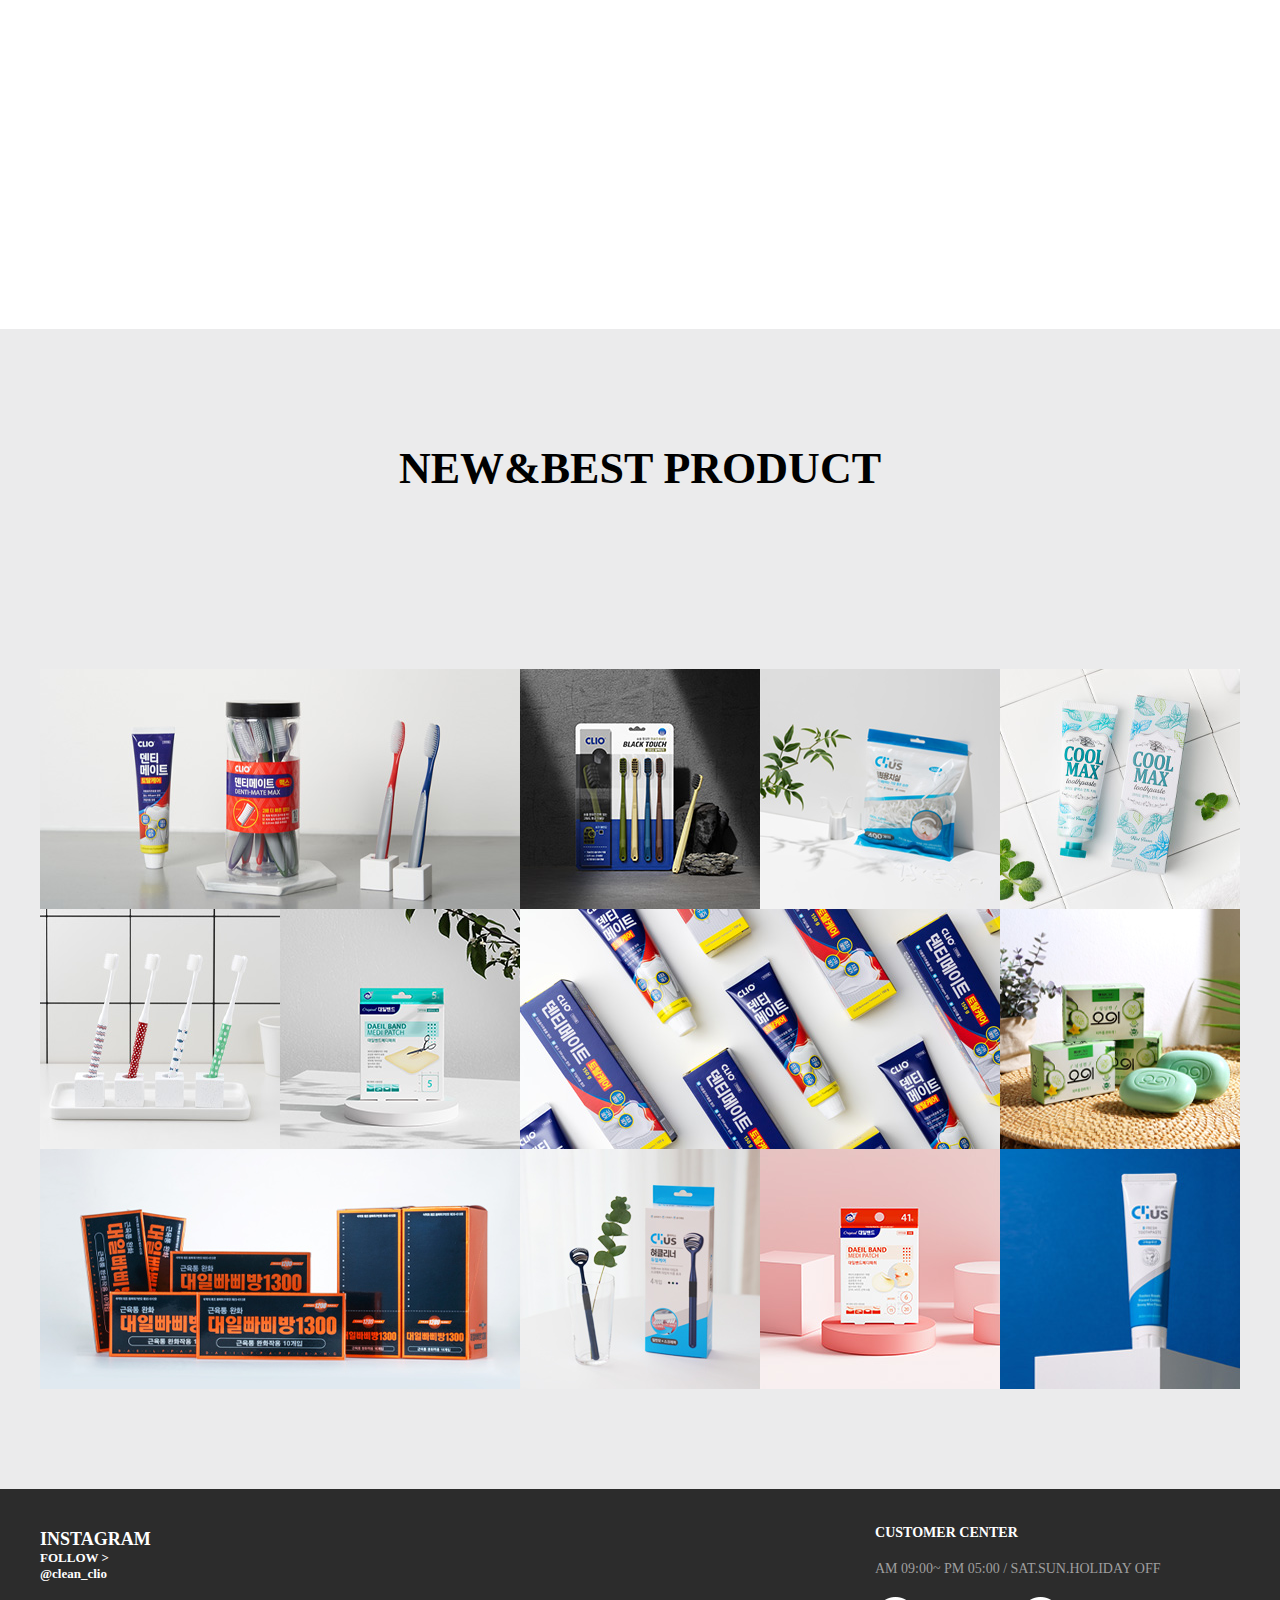
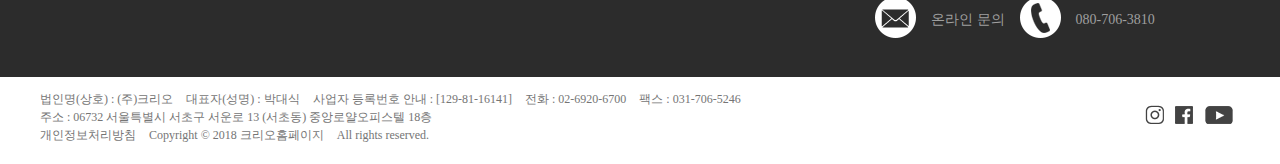
<file: project/example.html>
<!DOCTYPE html>
<html lang="en">
<head>
    <meta charset="UTF-8">
    <meta http-equiv="X-UA-Compatible" content="IE=edge">
    <meta name="viewport" content="width=device-width, initial-scale=1.0">
    <title>Document</title>
    <style>
        body {
            margin: 0;
            padding: 0;
            font-size: 0.75em;
            min-width: 1050px;
        }
        header {
            display: flex;
            position: fixed;
            top: 0;
            left: 0;
            min-width: 1000px;
            width: 100%;
            box-sizing: border-box;
            padding: 0 50px;
            background:#fff;
            border-bottom: 1px solid #ddd;
            z-index: 2;
        }
        header > .logo {
            width: 300px;
            flex-shrink: 0;
            margin: 10px 0 0 20px;
        }
        header > .logo > a {
            display: block;
            color: black;
            font-size: 40px;
            text-shadow: -1px 0 #000, 0 1px #000, 1px 0 #000, 0 -1px #000;
            text-decoration: none;
        }
        main.container {
            overflow: hidden;
        }
        nav {
            display: flex;
            width: 780px;
            flex-shrink: 0;
            margin: 0 0 0 3%;
        }
        nav > div {
            width: 100%;
            position: relative;
        }
        nav > div > a {
            font-size: 15px;
            text-decoration: none;
            color: black;
            display: grid;
            place-content: center;
            height: 90px;
        }
        nav > div > a::before {
            content: "";
            position: absolute;
            top: 80px;
            left: 50%;
            height: 2px;
            width: 0;
            margin-left: 0;
            background: black;
            transition: all 0.3s ease;

        }
        nav > div:hover > a::before {
            width: 60%;
            margin-left: -30%;        
        }
        nav > div > ul {
            list-style: none;
            padding: 10px 0;
            margin: 0;
            display: none;
        }
        nav:hover > div > ul { display: block; }
        nav > div > ul > li > a {
            display: block;
            text-align: center;
            text-decoration: none;
            color: #777;
            padding: 5px;
            font-size: 13px;
        }
        nav > div > ul > li > a:hover {
            color: #0077b0;
        }
        header > .btn_area {
            display: flex;
            justify-content: flex-end;
            align-items: center;
            flex-grow: 1;
            margin-right: 10px;
            height: 90px;
            font-size: 15px;
        }
        header > .btn_area > .language {
            position: relative;
        }
        header > .btn_area > div > a {
            color: black;
            text-decoration: none;
            margin: 0 5px;
            position: relative;
            z-index: 1;
        }
        header > .btn_area > :not(.language) > a {
            display: block;
            width: 23px;
            height: 23px;
        }
        header > .btn_area > .language > a {
            background: url([data-uri]) no-repeat right;
            padding: 0 20px 0 5px;
        }
        header > .btn_area > .search_btn > a {
            background: url([data-uri]) no-repeat center;
        }
        header > .btn_area > .menu_btn > a {
            background: url([data-uri]) no-repeat center;
        }
        header > .btn_area > .language > ul {
            list-style: none;
            padding: 40px 0 0;
            margin: 0;
            position: absolute;
            left: -5px;
            top: 0;
            border-radius: 5px;
            display: none;
        }
        header > .btn_area > .language > ul::before {
            content: "";
            width: 0;
            height: 0;
            border-bottom: 8px solid #f5f5f5;
            border-left: 5px solid transparent;
            border-right: 5px solid transparent;
            position: absolute;
            top: 32px;
            left: 18px;
        }
        header > .btn_area > .language > a:hover + ul,
        header > .btn_area > .language > ul:hover {
            display: block;
        }
        header > .btn_area > .language > ul > li {
            background: #f5f5f5;
            width: 85px;
            padding: 0 10px;
            box-sizing: border-box;
        }
        header > .btn_area > .language > ul > li:first-child {
            padding-top: 15px;
            border-radius: 5px 5px 0 0;
        }
        header > .btn_area > .language > ul > li:last-child {
            padding-bottom: 15px;
            border-radius: 0 0 5px 5px;
        }
        header > .btn_area > .language > ul > li > a {
            text-decoration: none;
            color: black;
            font-size: 12px;
            margin: 0 5px;
            line-height: 23px;
        }
        header > .btn_area > .language > ul > li > a:hover { color: #0077b0; }
        header.top {
            background: transparent;
            border-bottom-color: rgba(255, 255, 255, 0.2);
        }
        header.top > .logo > a {
            color: white;
            text-shadow: -1px 0 white, 0 1px white, 1px 0 white, 0 -1px white;
        }
        header.top > nav > div > a {
            color: white;
        }
        header.top > .btn_area > div > a {
            color: white;
        }
        header.top > .btn_area > .language > a {
            background: url(./img/ico_down.png) no-repeat right;
        }
        
        header.top > .btn_area > .search_btn > a {
            background: url(./img/top_btn_search.png) no-repeat center;
        }
        header.top > .btn_area > .menu_btn > a {
            background: url(./img/full_btn.png) no-repeat center;
        }

        article:not(.article-1) {
            padding: 100px 0;
        }
        article > .title {
            margin: 100px auto 75px;
            text-align: center;
        }
        article > .title > h1 {
            font-size: 44px;
            font-weight: bold;
            margin: 0;
            line-height: 1.8;
        }
        
        article.article-1 {
            position: relative;
            height: 664px;
            overflow: hidden;
        }
        article.article-1 > .image > a {
            position: absolute;
            left: 50%;
            margin-left: -1000px;
            opacity: 0;
            transition: opacity .8s ease;
        }
        article.article-1 > .image > a > img {
            width: 2000px;
        }
        article.article-1 > .image > a.selected {
            opacity: 1;
            z-index: 1;
        }
        article.article-1 > .indicator {
            position: absolute;
            bottom: 10px;
            display: flex;
            justify-content: center;
            column-gap: 5px;
            width: 100%;
            z-index: 1;
        }
        article.article-1 > .indicator > a {
            width: 8px;
            height: 8px;
            border-radius: 50%;
            background: darkgray;
        }
        article.article-1 > .indicator > a.selected { 
            background: white;
        }

        .grid {
            display: grid;
            width: 1200px;
            margin: 0 auto;
        }
        .col-1 {
            grid-column: auto / span 1;
        }
        .col-2 {
            grid-column: auto / span 2;
        }
        .col-title {
            grid-column: 1 / -1;
            margin-bottom: 75px;
        }
        .col-title > * {
            text-align: center;
            font-weight: bold;
        }
        .col-title > h2 {
            font-size: 44px;
            margin: 0;
            line-height: 1.8;
        }
        .col-title > .small-title {
            font-size: 18px;
            color: #616161;
        }

        article.article-2 {
            background: #f5f5f5;
        }
        article.article-2 > .title {
            margin-bottom: 0;
        }

        article.article-2 > .grid {
            grid-template-columns: repeat(4, 24%);
            gap: 1%;
            justify-content: space-between;
        }
        article.article-2 > .grid > div > a > img {
            width: 100%;
            display: block;
        }
        article.article-2 > .grid > div > .title {
            display: grid;
            place-content: center;
            background: white;
            height: 138px;
            border: 1px solid #f2f2f2;
            border-top: 0;
            font-size: 20px;
            font-weight: bold;
        }
        article.article-2 > .grid > div > .title > .description {
            font-size: 14px;
            display: flex;
            line-height: 1.6;
            margin-top: 10px;
            font-weight: initial;
        }
        article.article-3 {
            background: white;
        }
        article.article-3 > .grid {
            grid-template-columns: repeat(2, 1fr);
            column-gap: 20px;
        }

        article.article-4 {
            background: #ebebec;
        }
        article.article-4 > .grid {
            grid-template-columns: repeat(auto-fill, 20%);
            grid-auto-rows: 240px;
        }

        article.article-4 > .grid > a > img {
            transition: transform .15s ease;
            width: 100%;
        }
        article.article-4 > .grid > a:hover > img {
            transform: scale(1.05);
            z-index: 1;
        }
        section {
            background: #2c2c2c;
        }
        section > .grid {
            grid-template-columns: auto 365px;
            padding: 35px 0;
        }
        section > .grid > .insta > h2 {
            margin: 5px 0 0;
            color: white;
        }
        section > .grid > .insta > a {
            color: white;
            text-decoration: none;
            font-size: 13px;
            font-weight: bold;
        }
        section > .grid > .customer_center {
            display: grid;
            grid-template-areas: 
                "title title title title"
                "time time time time"
                "message text telimg telnumber";
            justify-content: start;
            align-items: center;
        }
        section > .grid > .customer_center > h3 {
            grid-area: title;
            margin: 0;
            color: white;
        }
        section > .grid > .customer_center > .time {
            grid-area: time;
            margin: 20px 0;
        }
        section > .grid > .customer_center > .message {
            grid-area: message;
        }
        section > .grid > .customer_center > .text {
            grid-area: text;
        }
        section > .grid > .customer_center > .telnumber {
            grid-area: telnumber;
        }
        section > .grid > .customer_center > .time ~ p {
            margin: 0 15px 0 0;
        }
        section > .grid > .customer_center > h3 ~ p {
            color: #9f9f9f;
            font-size: 14px;
        }
        section > .grid > .customer_center a {
            color: #9f9f9f;
            text-decoration: none;
        }
        footer {
            width: 100%;
            overflow: hidden;
        }
        footer.line {
            border-top: 2px solid black;
        }
        footer > .bottom {
            margin: 0 auto;
            width: 1200px;
            padding: 13px 0 20px;
            display: flex;
            justify-content: space-between;
        }
        footer > .bottom > .address {
            line-height: 18px;
            color: #757575;
        }
        footer > .bottom > .sns {
            display: flex;
            align-items: center;
        }
        footer span {
            padding-right: 10px;
        }
        footer a {
            text-decoration: none;
            color: #757575;
        }
        footer a:hover {
            color: #757575;
        }
        @media screen and (max-width: 1500px) {
            header { padding: 0 10px; }
            nav { width: 660px; margin: 0; }
        }
        @media screen and (max-width: 1250px) {
            main > * > .grid {
                width: 1000px;
            }
            article.article-4 > .grid {
                grid-auto-rows: 200px;
            }
            article.article-4 > .grid > a.col-1 > img {
                width: 200px;
            }
            article.article-4 > .grid > a.col-2 > img {
                width: 400px;
            }
            footer {
                width: 95%;
                margin: 0 auto;
            }
        }
        @media screen and (max-width: 1200px) {
            header > .logo { width: 230px; }
            nav { width: 560px; }
        }
    </style>
</head>
<body>
    <header class="top">
        <div class="logo"><a href="#">CLIO</a></div>
        <nav>
            <div>
                <a href="#">COMPANY</a>
                <ul>
                    <li><a href="#">CLIO소개</a></li>
                    <li><a href="#">CEO인사말</a></li>
                    <li><a href="#">연혁</a></li>
                    <li><a href="#">오시는 길</a></li>
                </ul>
            </div>
            <div>
                <a href="#">PRODUCT</a>
                <ul>
                    <li><a href="#">NEW&amp;BEST</a></li>
                    <li><a href="#">클리어스</a></li>
                    <li><a href="#">칫솔</a></li>
                    <li><a href="#">치약(의약외품)</a></li>
                    <li><a href="#">화장비누(세안비누)</a></li>
                    <li><a href="#">세제/세정제</a></li>
                    <li><a href="#">의약외품</a></li>
                    <li><a href="#">의료기기</a></li>
                </ul>
            </div>
            <div>
                <a href="#">Clean CLIO</a>
                <ul>
                    <li><a href="#">구강케어 정보</a></li>
                    <li><a href="#">EVENT</a></li>
                    <li><a href="#">NEWS</a></li>
                </ul>
            </div>
            <div>
                <a href="#">STORE</a>
                <ul>
                    <li><a href="#">STORE</a></li>
                </ul>
            </div>
            <div>
                <a href="#">CONTACT US</a>
                <ul>
                    <li><a href="#">CONTACT US</a></li>
                </ul>
            </div>
        </nav>
        <div class="btn_area">
            <div class="language">
                <a href="#">KOR</a>
                <ul>
                    <li><a href="#">한국어</a></li>
                    <li><a href="#">English</a></li>
                </ul> 
            </div>
            <div class="search_btn"><a href="#"></a></div>
            <div class="menu_btn"><a href="#"></a></div>
        </div>
    </header>

    <main>
        <article class="article-1">
            <div class="image">
                <a class="selected" href="#"><img src="./img/vi_02.jpg"></a>
                <a href="#"><img src="./img/vi_03.jpg"></a>
                <a href="#"><img src="./img/vi_01.jpg"></a>
                <a href="#"><img src="./img/vi_04.jpg"></a>
            </div>
        </article>
        <article class="article-2">
            <div class="grid">
                <div class="col-1">
                    <a href="#"><img src="./img/4e830bb169af2cd5b8d68b3c036acc47.jpg"></a>
                    <div class="title">NEW&BEST</div>
                </div>
                <div class="col-1">
                    <a href="#"><img src="./img/6bc29f5a5f0e57252d3f05942d483ae4.jpg"></a>
                    <div class="title">
                        <center>구강케어 정보</center>
                        <div class="description">
                            <img src="./img/clio.jpg">
                            <span>함께하는 올바른 구강 관리법</span>
                        </div>
                    </div>
                </div>
                <div class="col-1">
                    <a href="#"><img src="./img/7589b23ea041e7f0acb2d081d8c13cae.jpg"></a>
                    <div class="title">EVENT</div>
                </div>
            </div>
        </article>
        <article class="article-3">
            <div class="grid">
                <div class="col-title">
                    <h2>NEWS</h2>
                    <div class="small-title"><img src="./img/clio2.jpg">에서 새로운 소식을 전합니다.</div>
                </div>
                <div class="col-1">
                    <iframe width="100%" height="330" src="https://www.youtube.com/embed/YigIIpxT7uQ" title="YouTube video player" frameborder="0" allow="accelerometer; autoplay; clipboard-write; encrypted-media; gyroscope; picture-in-picture" allowfullscreen=""></iframe>
                </div>
                <div class="col-1">
                    <iframe width="100%" height="330" src="https://www.youtube.com/embed/Y0prKBrOnm8" title="YouTube video player" frameborder="0" allow="accelerometer; autoplay; clipboard-write; encrypted-media; gyroscope; picture-in-picture" allowfullscreen=""></iframe>
                </div>
            </div>
        </article>

        <article class="article-4">
            <div class="grid">
                <div class="col-title">
                    <h2>NEW&BEST PRODUCT</h2>
                </div>
                <a class="col-2" href="#"><img src="./img/img01.jpg"></a>
                <a class="col-1" href="#"><img src="./img/img02.jpg"></a>
                <a class="col-1" href="#"><img src="./img/img03.jpg"></a>
                <a class="col-1" href="#"><img src="./img/img04.jpg"></a>
                <a class="col-1" href="#"><img src="./img/img05.jpg"></a>
                <a class="col-1" href="#"><img src="./img/img06.jpg"></a>
                <a class="col-2" href="#"><img src="./img/img07.jpg"></a>
                <a class="col-1" href="#"><img src="./img/img08.jpg"></a>
                <a class="col-2" href="#"><img src="./img/img09.jpg"></a>
                <a class="col-1" href="#"><img src="./img/img10.jpg"></a>
                <a class="col-1" href="#"><img src="./img/img11.jpg"></a>
                <a class="col-1" href="#"><img src="./img/img12.jpg"></a>
            </div>
        </article>

        <section class="contact">
            <div class="grid">
                <div class="insta">
                    <h2>INSTAGRAM</h2>
                    <a href="#">
                        FOLLOW >
                        <br>
                        @clean_clio
                    </a>
                </div>
                <div class="customer_center">
                    <h3>CUSTOMER CENTER</h3>
                    <p class="time">AM 09:00~ PM 05:00 / SAT.SUN.HOLIDAY OFF</p>
                    <p class="message"><a href="#"><img src="./img/message.png"></a></p>
                    <p class="text"><a href="#">온라인 문의</a></p>
                    <p class="telimg"><img src="./img/tel.png"></p>
                    <p class="telnumber">080-706-3810</p>
                </div>
            </div>
        </section>
    </main>

    <footer>
        <div class="bottom">
            <div class="address">
                <span>법인명(상호) : (주)크리오</span>
                <span>대표자(성명) : 박대식</span>
                <span>사업자 등록번호 안내 : [129-81-16141]</span> 
                <span>전화 : 02-6920-6700</span>
                <span>팩스 : 031-706-5246</span>
                <br>
                <span>주소 : 06732 서울특별시 서초구 서운로 13 (서초동) 중앙로얄오피스텔 18층</span>
                <br>
                <span><a href="#" target="_blank">개인정보처리방침</a></span>
                <span>Copyright © 2018 크리오홈페이지</span>
                <span>All rights reserved.</span>
            </div>
            <div class="sns">
                <a href="#"><img src="./img/sns_01.png"></a>
                <a href="#"><img src="./img/sns_02.png"></a>
                <a href="#"><img src="./img/sns_03.png"></a>
            </div>
        </div>
    </footer>

    <script>
        window.onload = function() {

            const indicators = document.createElement("div");
            indicators.classList.add("indicator");

            const images = document.querySelectorAll("main > article.article-1 > .image > a");
            images[Math.floor(Math.random() * images.length)].classList.add("selected");

            images.forEach(v => {

                const a = document.createElement("a");

                a.setAttribute("href", "#");
                a.classList.toggle("selected", v.classList.contains("selected"));
                indicators.append(a);
            });

            document.querySelector("main > article.article-1").append(indicators);

            const indicator_timer_callback = () => {

                const images = document.querySelectorAll("main > article.article-1 > .image > a:not(.selected)");
                const indicators = document.querySelectorAll("main > article.article-1 > .indicator > a:not(.selected)");
                const randomNum = Math.floor(Math.random() * images.length);

                document.querySelectorAll("main > article.article-1 > * > a.selected").forEach(v => v.classList.remove("selected"));

                images[randomNum].classList.add("selected");
                indicators[randomNum].classList.add("selected");
            }

            let indicator_timer = setInterval(indicator_timer_callback, 4000);

            document.querySelectorAll("main > article.article-1 > .indicator > a").forEach(v=>{
                v.addEventListener("click", e=>{
                    document.querySelectorAll("main > article.article-1 > * > a.selected").forEach(v => v.classList.remove("selected"));
                    v.classList.add("selected");
                    document.querySelectorAll("main > article.article-1 > .indicator > a").forEach((v, i) => {
                        document.querySelectorAll("main > article.article-1 > .image > a")[i]
                        .classList.toggle("selected", v.classList.contains("selected"));
                    });
                    clearInterval(indicator_timer);
                    indicator_timer = setInterval(indicator_timer_callback, 4000);
                });
            });

            document.querySelector("header").classList.toggle("top", !window.scrollY);

            window.addEventListener("scroll", (event) => {
                document.querySelector("header").classList.toggle("top", !this.scrollY);
            });

            document.querySelector("nav").addEventListener("mouseover", ()=>{
                document.querySelector("header").classList.remove("top");
            });

            document.querySelector("nav").addEventListener("mouseout", ()=>{
                document.querySelector("header").classList.toggle("top", !window.scrollY);
            });

            document.querySelectorAll("a[href='#']").forEach(v=>{
                v.addEventListener("click", e=>{
                    e.preventDefault();
                });
            });

            document.querySelector("footer").classList.toggle("line", !document.querySelector("section.contact"));
        }
    </script>
</body>
</html>
</file>
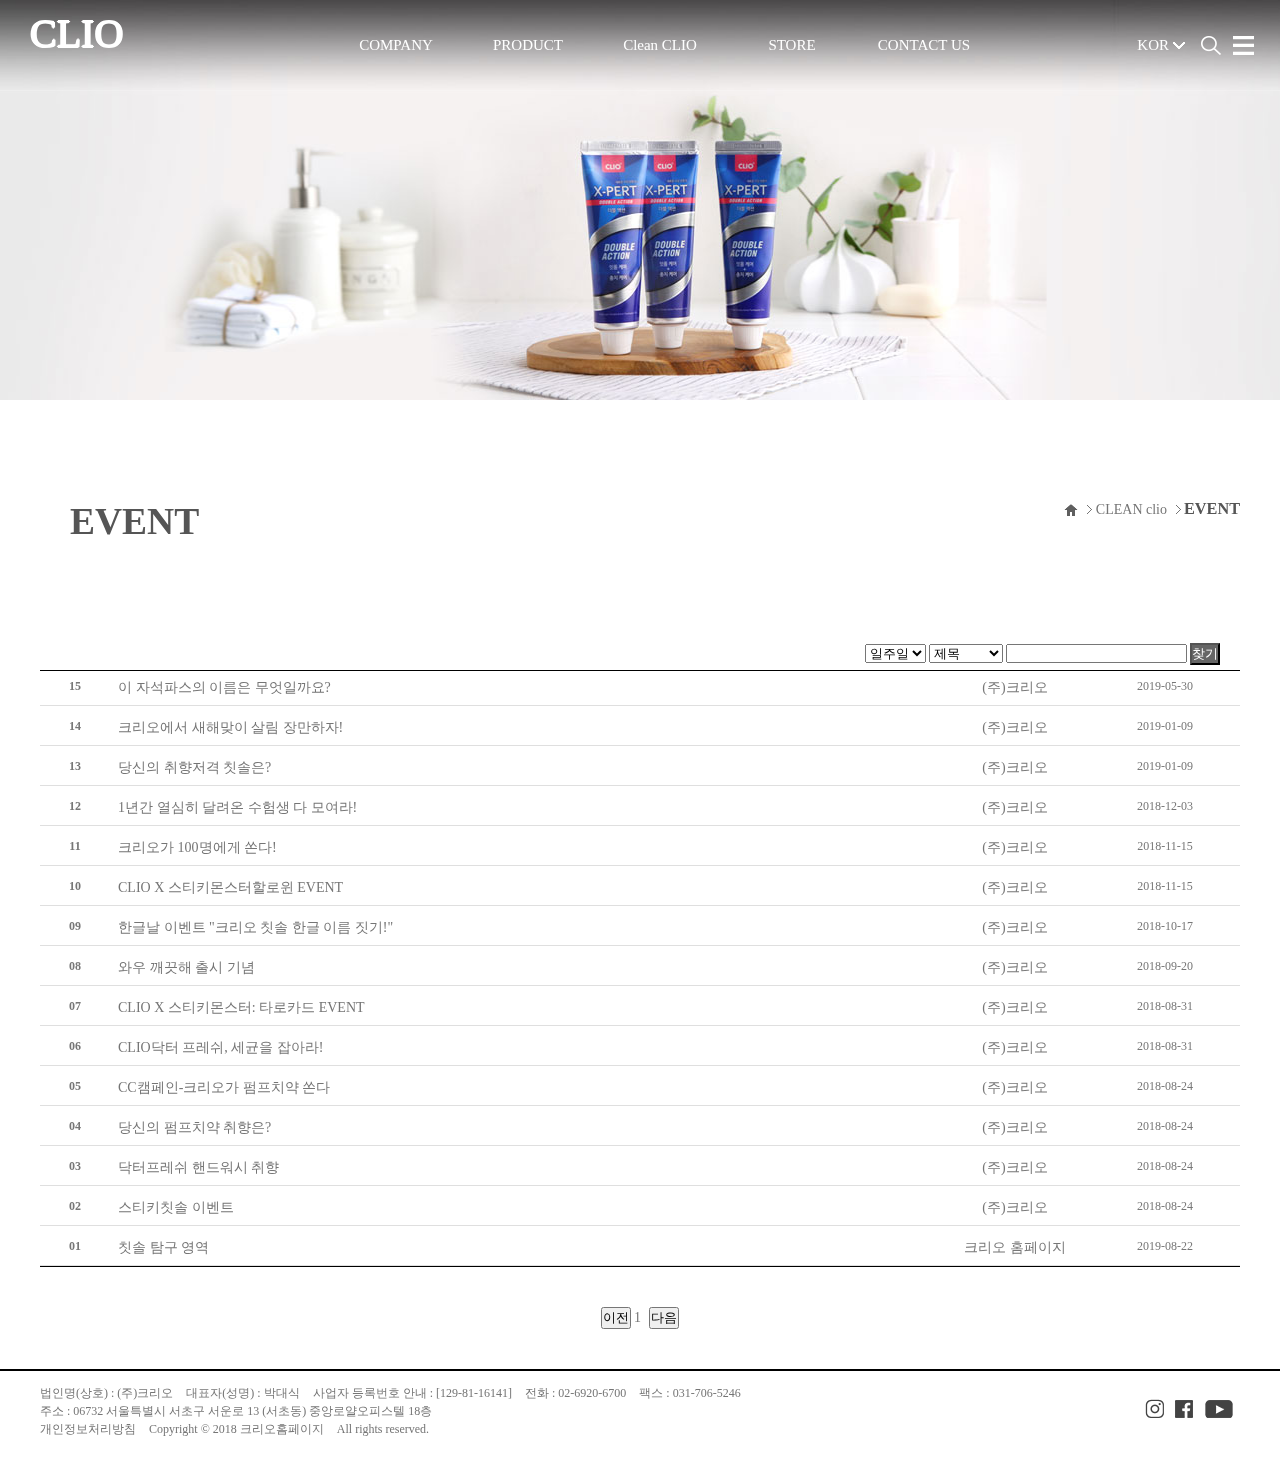
<file: project/drclio/board.html>
<!DOCTYPE html>
<html lang="en">
<head>
    <meta charset="UTF-8">
    <meta http-equiv="X-UA-Compatible" content="IE=edge">
    <meta name="viewport" content="width=device-width, initial-scale=1.0">

    <meta property="og:type" content="website" />
    <meta property="og:url" content="https://huimang2.github.io/html/project/drclio/" />
    <meta property="og:image" content="https://huimang2.github.io/html/meta_image.jpg" />
    <meta property="og:title" content="4조 팀 프로젝트" />
    <meta property="og:description" content="HTML, CSS, Javascript를 통한 웹페이지 구현 " />

    <!-- 조인국 -->
    <link type="text/css" rel="stylesheet" href="./style/common.css">
    <script SRC="./script/common.js"></script>

    <!-- 박혁진 -->
    <link type="text/css" rel="stylesheet" href="./style/board.css">

    <title>(주)크리오 - board</title>
    <style>

    </style>
</head>
<body id="top">
    <!-- 조인국 -->
    <input id="search_modal" type="checkbox" />
    <input id="site_map" type="checkbox" />
    
    <header class="top">
        <div class="logo"><a href="./">CLIO</a></div>
        <nav>
            <div>
                <a href="#">COMPANY</a>
                <ul>
                    <li><a href="#">CLIO소개</a></li>
                    <li><a href="#">CEO인사말</a></li>
                    <li><a href="#">연혁</a></li>
                    <li><a href="#">오시는 길</a></li>
                </ul>
            </div>
            <div>
                <a href="./gallery.html">PRODUCT</a>
                <ul>
                    <li><a href="#">NEW&amp;BEST</a></li>
                    <li><a href="#">클리어스</a></li>
                    <li><a href="#">칫솔</a></li>
                    <li><a href="#">치약(의약외품)</a></li>
                    <li><a href="#">화장비누(세안비누)</a></li>
                    <li><a href="#">세제/세정제</a></li>
                    <li><a href="#">의약외품</a></li>
                    <li><a href="#">의료기기</a></li>
                </ul>
            </div>
            <div>
                <a href="./board.html">Clean CLIO</a>
                <ul>
                    <li><a href="#">구강케어 정보</a></li>
                    <li><a href="#">EVENT</a></li>
                    <li><a href="#">NEWS</a></li>
                </ul>
            </div>
            <div>
                <a href="#">STORE</a>
                <ul>
                    <li><a href="#">STORE</a></li>
                </ul>
            </div>
            <div>
                <a href="./contact.html">CONTACT US</a>
                <ul>
                    <li><a href="./contact.html">CONTACT US</a></li>
                </ul>
            </div>
        </nav>
        <div class="btn_area">
            <div class="language">
                <a href="#">KOR</a>
                <ul>
                    <li><a href="#">한국어</a></li>
                    <li><a href="#">English</a></li>
                </ul> 
            </div>
            <label for="search_modal" class="search_btn"></label>
            <label for="site_map" class="menu_btn"></label>
        </div>
    </header>

    <div class="search_modal">
        <div class="wrap">
            <form>
                <input id="search" name="keyword" type="text" />
                <input type="image" src="./img/btn_search.png" onclick="this.form.submit();return false"/>
            </form>
            <div class="hot_keyword">
                <strong>인기검색어</strong>
                <div>
                    <a href="#">#휴먼교육센터</a>
                    <a href="#">#닥터클리오</a>
                    <a href="#">#4조</a>
                </div>
            </div>
            <label for="search_modal" class="close">close <span>×</span></label>
        </div>
    </div>

    <aside class="site_map">
        <label for="site_map" class="close"></label>
        <div class="grid_container">
            <div>
                <a href="#">COMPANY</a>
                <a href="#">CLIO소개</a>
                <a href="#">CEO인사말</a>
                <a href="#">연혁</a>
                <a href="#">오시는 길</a>
            </div>
            <div>
                <a href="./gallery.html">PRODUCT</a>
                <a href="#">NEW&amp;BEST</a>
                <a href="#">클리어스</a>
                <a href="#">칫솔</a>
                <a href="#">치약(의약외품)</a>
                <a href="#">화장비누(세안비누)</a>
                <a href="#">세제/세정제</a>
                <a href="#">의약외품</a>
                <a href="#">의료기기</a>
            </div>
            <div>
                <a href="./board.html">Clean CLIO</a>
                <a href="#">구강케어 정보</a>
                <a href="#">EVENT</a>
                <a href="#">NEWS</a>
            </div>
            <div>
                <a href="#">STORE</a>
                <a href="#">STORE</a>
            </div>
            <div>
                <a href="./contact.html">CONTACT US</a>
                <a href="./contact.html">CONTACT US</a>
            </div>
        </div>
    </aside>

    <!--박혁진-->
    <main id="board" class="container">
        <div class="picture">
            <img src="./img/blog img.jpg">
        </div>
        <div class="content"> 
            <div class="event">
                <h2 style="font-weight: 700;">EVENT</h2>
                <div class="flex">
                    <div class="right"></div>
                    <div class="icon"></div>
                    <div class="site">
                        <a  href="#">CLEAN clio</a></div>
                    <div class="icon"></div>
                    <div style="font-weight: bold;">EVENT</div>
                </div>        
            </div>
            <div class="sized">
                <form class="search">
                    <select name="date">
                        <option value="week" selected>일주일</option>
                        <option value="month">한달</option>
                        <option value="month3">세달</option>
                        <option value="all">전체</option>
                    </select>
                    <select name="group">
                        <option value="subject" selected>제목</option>
                        <option value="content">내용</option>
                        <option value="member_id">ID</option>
                        <option value="nick_name">닉네임</option>
                        <option value="product">상품정보</option>
                    </select> 
                    <input  type="search" name="search">
                    <input class="search-1" type="submit" value="찾기">
                </form>
            </div>
            <br><br>
            <div class="grid">
                <div class="lol-1">15</a></div>
                <div class="lol-2"><a href=#>이 자석파스의 이름은 무엇일까요?</a></div>
                <div class="lol-3">(주)크리오</div>
                <div class="lol-4">2019-05-30</div>
            
                <div class="lol-1">14</div>
                <div class="lol-2"><a href=#>크리오에서 새해맞이 살림 장만하자!</a></div>
                <div class="lol-3">(주)크리오</div>
                <div class="lol-4">2019-01-09</div>
    
                <div class="lol-1">13</div>
                <div class="lol-2"><a href=#>당신의 취향저격 칫솔은?</a></div>
                <div class="lol-3">(주)크리오</div>
                <div class="lol-4">2019-01-09</div>
    
                <div class="lol-1">12</div>
                <div class="lol-2"><a href=#>1년간 열심히 달려온 수험생 다 모여라!</a></div>
                <div class="lol-3">(주)크리오</div>
                <div class="lol-4">2018-12-03</div>
    
                <div class="lol-1">11</div>
                <div class="lol-2"><a href=#>크리오가 100명에게 쏜다!</a></div>
                <div class="lol-3">(주)크리오</div>
                <div class="lol-4">2018-11-15</div>
    
                <div class="lol-1">10</div>
                <div class="lol-2"><a href=#>CLIO X 스티키몬스터할로윈 EVENT</a></div>
                <div class="lol-3">(주)크리오</div>
                <div class="lol-4">2018-11-15</div>
    
                <div class="lol-1">09</div>
                <div class="lol-2"><a href=#>한글날 이벤트 "크리오 칫솔 한글 이름 짓기!"</a></div>
                <div class="lol-3">(주)크리오</div>
                <div class="lol-4">2018-10-17</div>
    
                <div class="lol-1">08</div>
                <div class="lol-2"><a href=#>와우 깨끗해 출시 기념</a></div>
                <div class="lol-3">(주)크리오</div>
                <div class="lol-4">2018-09-20</div>
    
                <div class="lol-1">07</div>
                <div class="lol-2"><a href=#>CLIO X 스티키몬스터: 타로카드 EVENT</a></div>
                <div class="lol-3">(주)크리오</div>
                <div class="lol-4">2018-08-31</div>
    
                <div class="lol-1">06</div>
                <div class="lol-2"><a href=#>CLIO닥터 프레쉬, 세균을 잡아라!</a></div>
                <div class="lol-3">(주)크리오</div>
                <div class="lol-4">2018-08-31</div>
    
                <div class="lol-1">05</div>
                <div class="lol-2"><a href=#>CC캠페인-크리오가 펌프치약 쏜다</a></div>
                <div class="lol-3">(주)크리오</div>
                <div class="lol-4">2018-08-24</div>
    
    
                <div class="lol-1">04</div>
                <div class="lol-2"><a href=#>당신의 펌프치약 취향은?</a></div>
                <div class="lol-3">(주)크리오</div>
                <div class="lol-4">2018-08-24</div>
    
                <div class="lol-1">03</div>
                <div class="lol-2"><a href=#>닥터프레쉬 핸드워시 취향</a></div>
                <div class="lol-3">(주)크리오</div>
                <div class="lol-4">2018-08-24</div>
    
                <div class="lol-1">02</div>
                <div class="lol-2"><a href=#>스티키칫솔 이벤트</a></div>
                <div class="lol-3">(주)크리오</div>
                <div class="lol-4">2018-08-24</div>
    
                <div class="lol-1">01</div>
                <div class="lol-2"><a href=#>칫솔 탐구 영역</a></div>
                <div class="lol-3">크리오 홈페이지</div>
                <div class="lol-4">2019-08-22</div>
                </div>
            <div class="button">
                <span><input type="button" name="bfore" value="이전"></span> 
                <span> <a style="text-decoration: none;"
                    href="#">1</a></span>
                <span><input type="button" name="next" value="다음"></span>
            </div>
        </div>
    </main>

    <!-- 조인국 -->
    <footer>
        <div class="bottom">
            <div class="address">
                <span>법인명(상호) : (주)크리오</span>
                <span>대표자(성명) : 박대식</span>
                <span>사업자 등록번호 안내 : [129-81-16141]</span> 
                <span>전화 : 02-6920-6700</span>
                <span>팩스 : 031-706-5246</span>
                <br>
                <span>주소 : 06732 서울특별시 서초구 서운로 13 (서초동) 중앙로얄오피스텔 18층</span>
                <br>
                <span><a href="#" target="_blank">개인정보처리방침</a></span>
                <span>Copyright © 2018 크리오홈페이지</span>
                <span>All rights reserved.</span>
            </div>
            <div class="sns">
                <a href="#"><img src="./img/sns_01.png"></a>
                <a href="#"><img src="./img/sns_02.png"></a>
                <a href="#"><img src="./img/sns_03.png"></a>
            </div>
        </div>
    </footer>

    <a href="#top" class="gotop"><img src="./img/btn_top.jpg"></a>

</body>
</html>
</file>
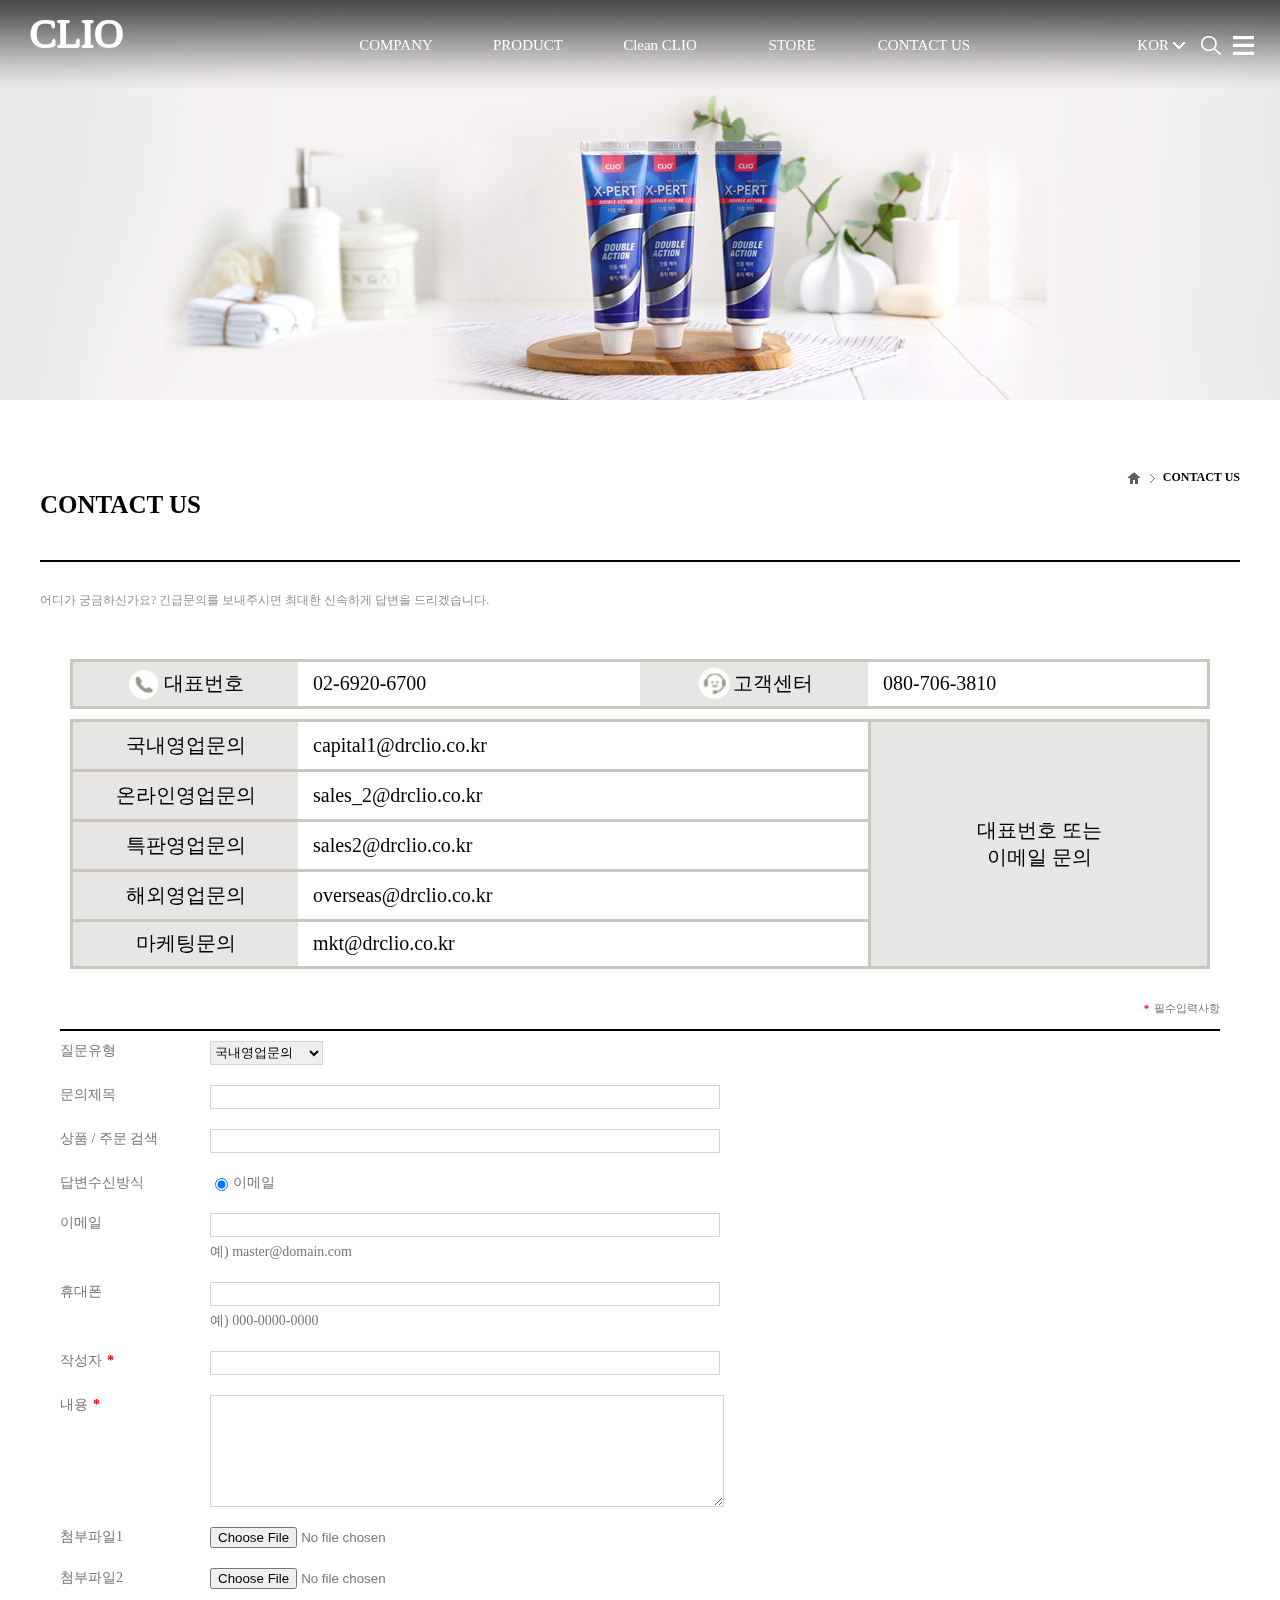
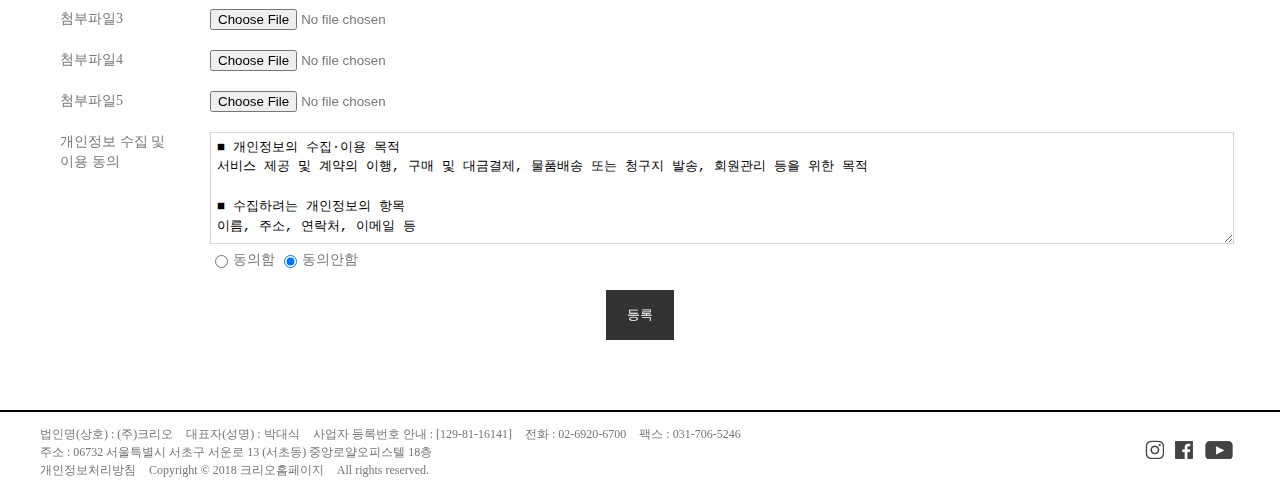
<file: project/drclio/contact.html>
<!DOCTYPE html>
<html lang="en">
<head>
    <meta charset="UTF-8">
    <meta http-equiv="X-UA-Compatible" content="IE=edge">
    <meta name="viewport" content="width=device-width, initial-scale=1.0">

    <meta property="og:type" content="website" />
    <meta property="og:url" content="https://huimang2.github.io/html/project/drclio/" />
    <meta property="og:image" content="https://huimang2.github.io/html/meta_image.jpg" />
    <meta property="og:title" content="4조 팀 프로젝트" />
    <meta property="og:description" content="HTML, CSS, Javascript를 통한 웹페이지 구현 " />

    <!-- 조인국 -->
    <link type="text/css" rel="stylesheet" href="./style/common.css">
    <link type="text/css" rel="stylesheet" href="./style/contact.css">
    <script src="./script/common.js"></script>

    <title>(주)크리오 - contact</title>
    <style>

    </style>
</head>
<body id="top">
    <!-- 조인국 -->
    <input id="search_modal" type="checkbox" />
    <input id="site_map" type="checkbox" />
    
    <header class="top">
        <div class="logo"><a href="./">CLIO</a></div>
        <nav>
            <div>
                <a href="#">COMPANY</a>
                <ul>
                    <li><a href="#">CLIO소개</a></li>
                    <li><a href="#">CEO인사말</a></li>
                    <li><a href="#">연혁</a></li>
                    <li><a href="#">오시는 길</a></li>
                </ul>
            </div>
            <div>
                <a href="./gallery.html">PRODUCT</a>
                <ul>
                    <li><a href="#">NEW&amp;BEST</a></li>
                    <li><a href="#">클리어스</a></li>
                    <li><a href="#">칫솔</a></li>
                    <li><a href="#">치약(의약외품)</a></li>
                    <li><a href="#">화장비누(세안비누)</a></li>
                    <li><a href="#">세제/세정제</a></li>
                    <li><a href="#">의약외품</a></li>
                    <li><a href="#">의료기기</a></li>
                </ul>
            </div>
            <div>
                <a href="./board.html">Clean CLIO</a>
                <ul>
                    <li><a href="#">구강케어 정보</a></li>
                    <li><a href="#">EVENT</a></li>
                    <li><a href="#">NEWS</a></li>
                </ul>
            </div>
            <div>
                <a href="#">STORE</a>
                <ul>
                    <li><a href="#">STORE</a></li>
                </ul>
            </div>
            <div>
                <a href="./contact.html">CONTACT US</a>
                <ul>
                    <li><a href="./contact.html">CONTACT US</a></li>
                </ul>
            </div>
        </nav>
        <div class="btn_area">
            <div class="language">
                <a href="#">KOR</a>
                <ul>
                    <li><a href="#">한국어</a></li>
                    <li><a href="#">English</a></li>
                </ul> 
            </div>
            <label for="search_modal" class="search_btn"></label>
            <label for="site_map" class="menu_btn"></label>
        </div>
    </header>

    <div class="search_modal">
        <div class="wrap">
            <form>
                <input id="search" name="keyword" type="text" />
                <input type="image" src="./img/btn_search.png" onclick="this.form.submit();return false"/>
            </form>
            <div class="hot_keyword">
                <strong>인기검색어</strong>
                <div>
                    <a href="#">#휴먼교육센터</a>
                    <a href="#">#닥터클리오</a>
                    <a href="#">#4조</a>
                </div>
            </div>
            <label for="search_modal" class="close">close <span>×</span></label>
        </div>
    </div>

    <aside class="site_map">
        <label for="site_map" class="close"></label>
        <div class="grid_container">
            <div>
                <a href="#">COMPANY</a>
                <a href="#">CLIO소개</a>
                <a href="#">CEO인사말</a>
                <a href="#">연혁</a>
                <a href="#">오시는 길</a>
            </div>
            <div>
                <a href="./gallery.html">PRODUCT</a>
                <a href="#">NEW&amp;BEST</a>
                <a href="#">클리어스</a>
                <a href="#">칫솔</a>
                <a href="#">치약(의약외품)</a>
                <a href="#">화장비누(세안비누)</a>
                <a href="#">세제/세정제</a>
                <a href="#">의약외품</a>
                <a href="#">의료기기</a>
            </div>
            <div>
                <a href="./board.html">Clean CLIO</a>
                <a href="#">구강케어 정보</a>
                <a href="#">EVENT</a>
                <a href="#">NEWS</a>
            </div>
            <div>
                <a href="#">STORE</a>
                <a href="#">STORE</a>
            </div>
            <div>
                <a href="./contact.html">CONTACT US</a>
                <a href="./contact.html">CONTACT US</a>
            </div>
        </div>
    </aside>

    <!-- 조인국 -->
    <main class="container">

        <div class="head_img"><img src="./img/svi-5.jpg" /></div>

        <div class="wrap">

            <div class="title">
                <h2>CONTACT US</h2>
                <div class="path">
                    <div>CONTACT US</div>
                </div>
            </div>

            <p>어디가 궁금하신가요? 긴급문의를 보내주시면 최대한 신속하게 답변을 드리겠습니다.</p>

            <section class="contact-table">
                <div>대표번호</div>
                <div>02-6920-6700</div>
                <div>고객센터</div>
                <div>080-706-3810</div>
                <div>국내영업문의</div>
                <div>capital1@drclio.co.kr</div>
                <div>온라인영업문의</div>
                <div>sales_2@drclio.co.kr</div>
                <div>특판영업문의</div>
                <div>sales2@drclio.co.kr</div>
                <div>해외영업문의</div>
                <div>overseas@drclio.co.kr</div>
                <div>마케팅문의</div>
                <div>mkt@drclio.co.kr</div>
                <div>대표번호 또는<br>이메일 문의</div>
            </section>

            <form class="contact_us">

                <p class="required">필수입력사항</p>

                <label for="question">질문유형</label>
                <select id="question" name="question">
                    <option value="1">국내영업문의</option>
                    <option value="2">온라인영업문의</option>
                    <option value="3">특판문의</option>
                    <option value="4">해외영업문의</option>
                    <option value="5">기타문의</option>
                </select>

                <label for="title">문의제목</label>
                <input id="title" name="title" type="text" />

                <label for="prd_ord">상품 / 주문 검색</label>
                <div>
                    <input id="prd_ord" name="prd_ord" type="text" />
                </div>

                <div>답변수신방식</div>
                <div class="chk_reply">
                    <input id="chk_reply_type0" name="chk_reply_type" type="radio" value="E" checked />
                    <label for="chk_reply_type0">이메일</label>
                </div>

                <label for="email">이메일</label>
                <div>
                    <input type="email" id="email" name="email" />
                    <p>예) master@domain.com</p>
                </div>

                <label for="mobile">휴대폰</label>
                <div>
                    <input type="tel" id="mobile" name="mobile">
                    <p>예) 000-0000-0000</p>
                </div>

                <label for="writer" class="required">작성자</label>
                <input type="text" id="writer" name="writer" />

                <label for="content" class="required">내용</label>
                <textarea id="content" name="content"></textarea>

                <label for="attach_file1">첨부파일1</label>
                <input type="file" id="attach_file1" name="attach_file[]" />

                <label for="attach_file2">첨부파일2</label>
                <input type="file" id="attach_file1" name="attach_file[]" />

                <label for="attach_file3">첨부파일3</label>
                <input type="file" id="attach_file3" name="attach_file[]" />

                <label for="attach_file4">첨부파일4</label>
                <input type="file" id="attach_file4" name="attach_file[]" />
                
                <label for="attach_file5">첨부파일5</label>
                <input type="file" id="attach_file5" name="attach_file[]" />

                <div>개인정보 수집 및<br>이용 동의</div>
                <div>
                    <textarea id="privacy_agreement" readonly="readonly">
■ 개인정보의 수집·이용 목적
서비스 제공 및 계약의 이행, 구매 및 대금결제, 물품배송 또는 청구지 발송, 회원관리 등을 위한 목적

■ 수집하려는 개인정보의 항목
이름, 주소, 연락처, 이메일 등

■ 개인정보의 보유 및 이용 기간
회사는 개인정보 수집 및 이용목적이 달성된 후에는 예외없이 해당정보를 파기합니다.
                    </textarea>
                    <div class="chk_reply">
                        <input type="radio" id="privacy_agreement_radio0" name="is_agreed_privacy_agreement" value="T" />
                        <label for="privacy_agreement_radio0">동의함</label>
                        <input type="radio" id="privacy_agreement_radio1" name="is_agreed_privacy_agreement" value="F" checked />
                        <label for="privacy_agreement_radio1">동의안함</label>
                    </div>
                </div>

                <input type="submit" value="등록" />
            </form>

        </div>
    </main>

    <!-- 조인국 -->
    <footer>
        <div class="bottom">
            <div class="address">
                <span>법인명(상호) : (주)크리오</span>
                <span>대표자(성명) : 박대식</span>
                <span>사업자 등록번호 안내 : [129-81-16141]</span> 
                <span>전화 : 02-6920-6700</span>
                <span>팩스 : 031-706-5246</span>
                <br>
                <span>주소 : 06732 서울특별시 서초구 서운로 13 (서초동) 중앙로얄오피스텔 18층</span>
                <br>
                <span><a href="#" target="_blank">개인정보처리방침</a></span>
                <span>Copyright © 2018 크리오홈페이지</span>
                <span>All rights reserved.</span>
            </div>
            <div class="sns">
                <a href="#"><img src="./img/sns_01.png"></a>
                <a href="#"><img src="./img/sns_02.png"></a>
                <a href="#"><img src="./img/sns_03.png"></a>
            </div>
        </div>
    </footer>

    <a href="#top" class="gotop"><img src="./img/btn_top.jpg"></a>
    
</body>
</html>
</file>
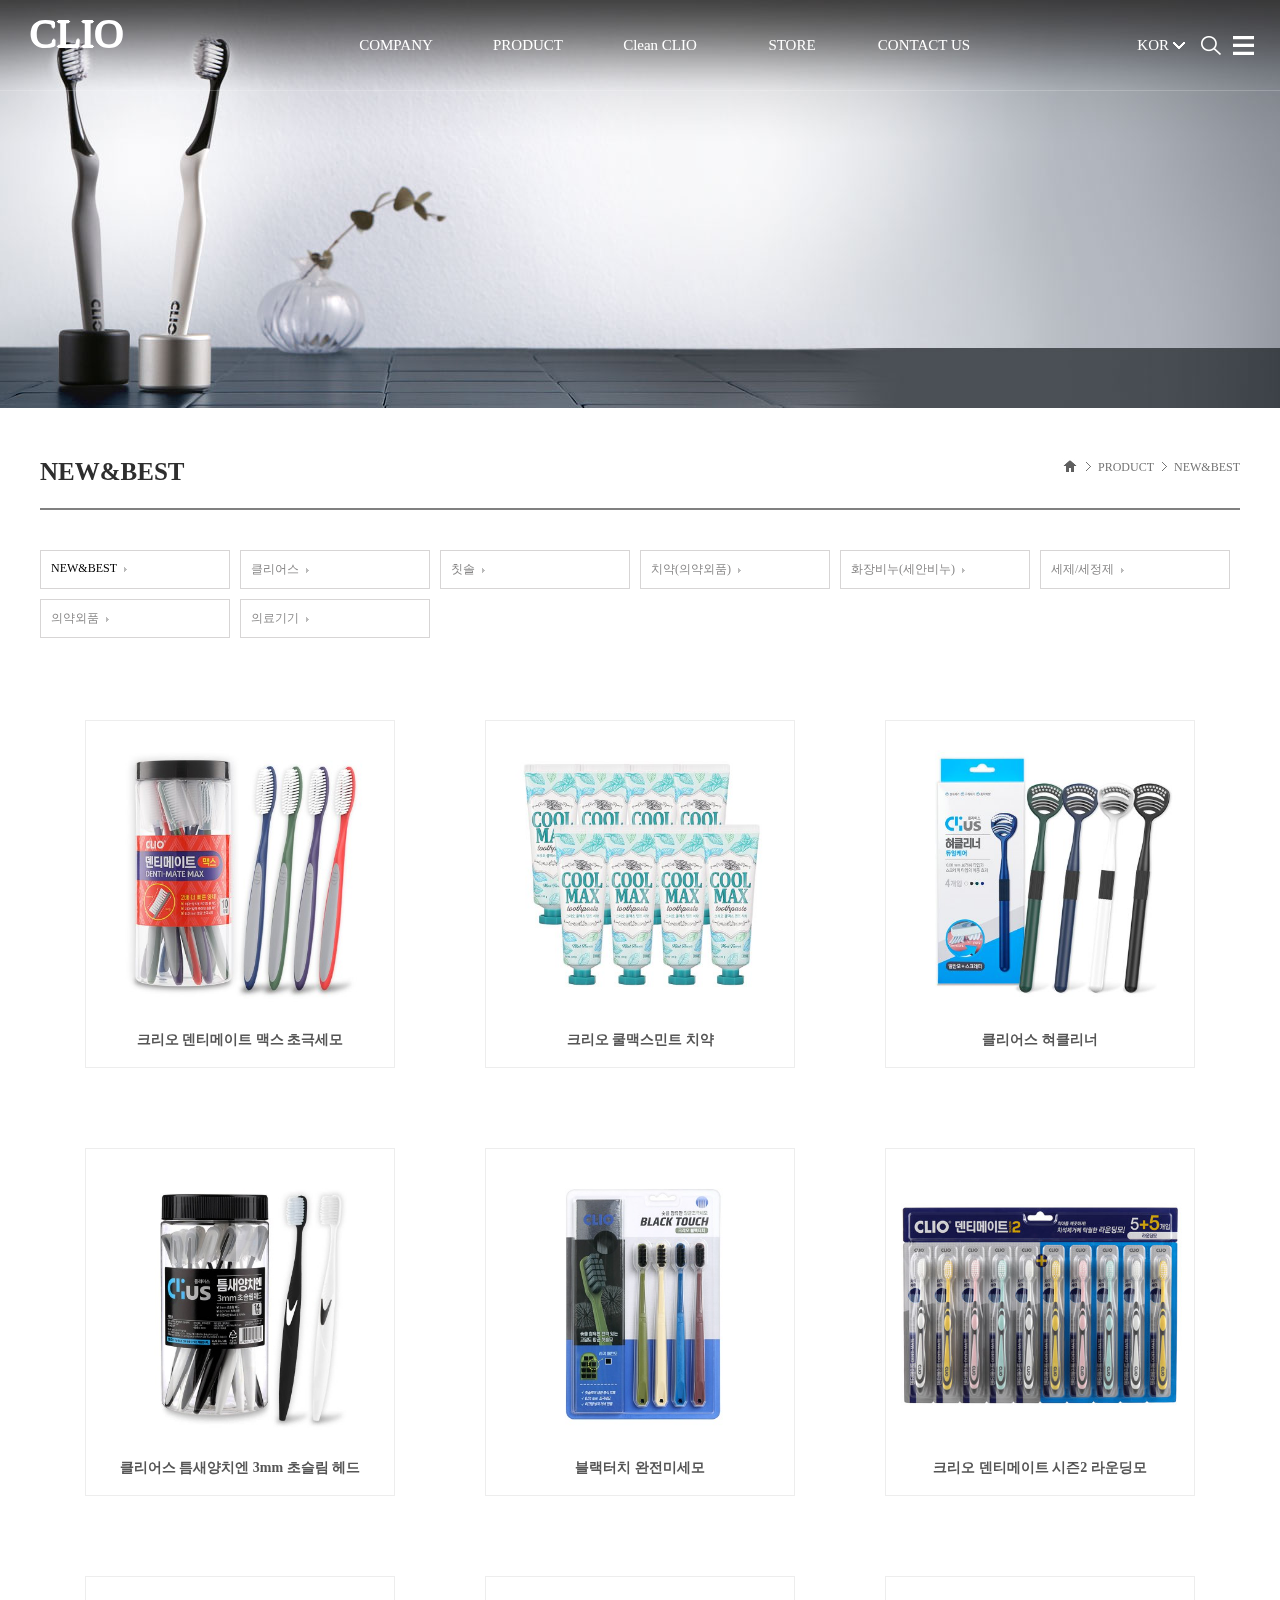
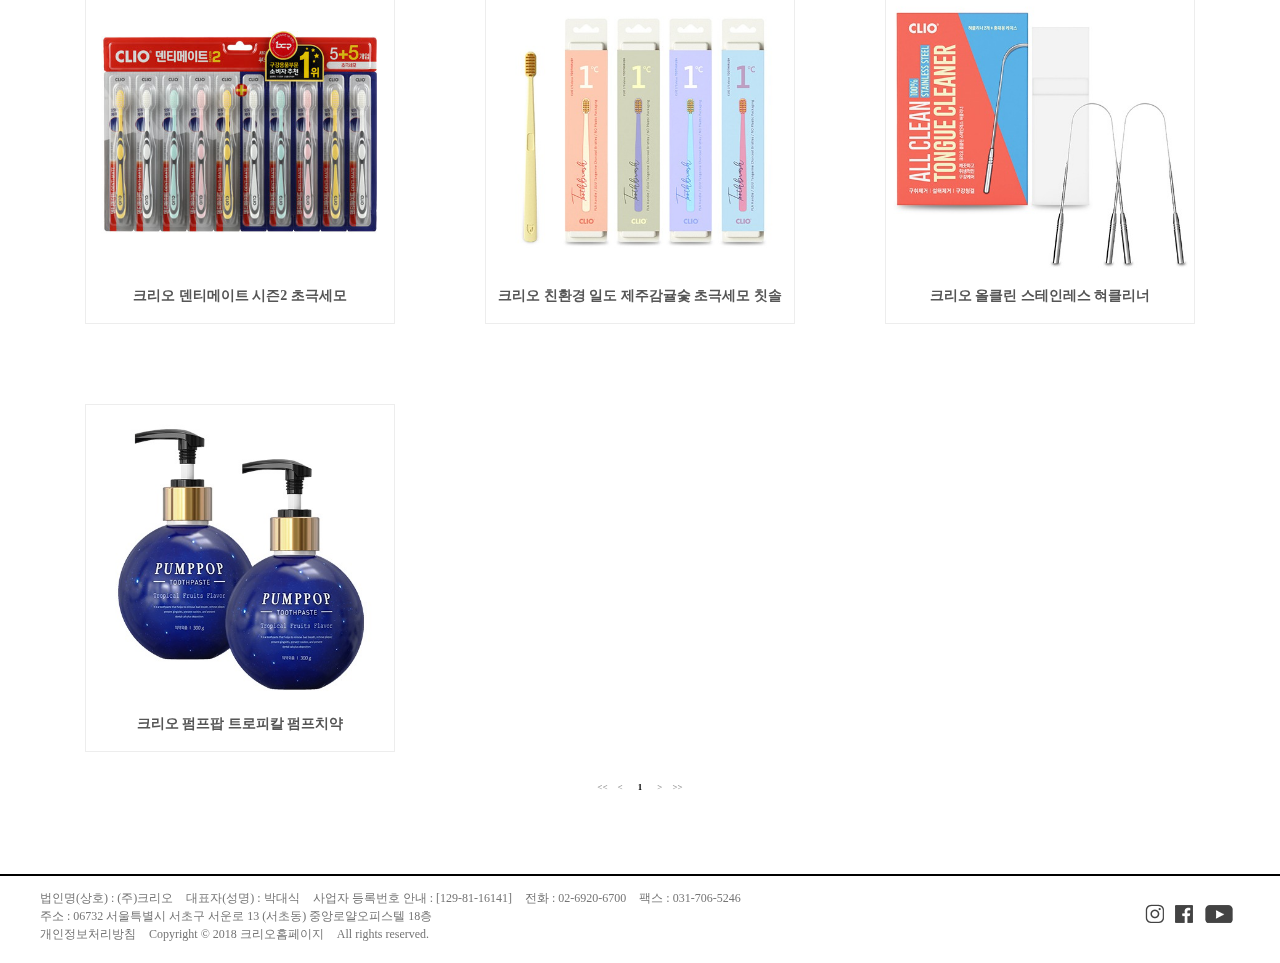
<file: project/drclio/gallery.html>
<!DOCTYPE html>
<html lang="en">
<head>
    <meta charset="UTF-8">
    <meta http-equiv="X-UA-Compatible" content="IE=edge">
    <meta name="viewport" content="width=device-width, initial-scale=1.0">

    <meta property="og:type" content="website" />
    <meta property="og:url" content="https://huimang2.github.io/html/project/drclio/" />
    <meta property="og:image" content="https://huimang2.github.io/html/meta_image.jpg" />
    <meta property="og:title" content="4조 팀 프로젝트" />
    <meta property="og:description" content="HTML, CSS, Javascript를 통한 웹페이지 구현 " />

    <!-- 문정은 -->
    <link type="text/css" rel="stylesheet" href="./style/gallery.css">

    <!-- 조인국 -->
    <link type="text/css" rel="stylesheet" href="./style/common.css">
    <script SRC="./script/common.js"></script>
    
    <title>(주)크리오 - gallery</title>
    <style>

    </style>
</head>
<body id="top">
    <!-- 조인국 -->
    <input id="search_modal" type="checkbox" />
    <input id="site_map" type="checkbox" />

    <header class="top">
        <div class="logo"><a href="./">CLIO</a></div>
        <nav>
            <div>
                <a href="#">COMPANY</a>
                <ul>
                    <li><a href="#">CLIO소개</a></li>
                    <li><a href="#">CEO인사말</a></li>
                    <li><a href="#">연혁</a></li>
                    <li><a href="#">오시는 길</a></li>
                </ul>
            </div>
            <div>
                <a href="./gallery.html">PRODUCT</a>
                <ul>
                    <li><a href="#">NEW&amp;BEST</a></li>
                    <li><a href="#">클리어스</a></li>
                    <li><a href="#">칫솔</a></li>
                    <li><a href="#">치약(의약외품)</a></li>
                    <li><a href="#">화장비누(세안비누)</a></li>
                    <li><a href="#">세제/세정제</a></li>
                    <li><a href="#">의약외품</a></li>
                    <li><a href="#">의료기기</a></li>
                </ul>
            </div>
            <div>
                <a href="./board.html">Clean CLIO</a>
                <ul>
                    <li><a href="#">구강케어 정보</a></li>
                    <li><a href="#">EVENT</a></li>
                    <li><a href="#">NEWS</a></li>
                </ul>
            </div>
            <div>
                <a href="#">STORE</a>
                <ul>
                    <li><a href="#">STORE</a></li>
                </ul>
            </div>
            <div>
                <a href="./contact.html">CONTACT US</a>
                <ul>
                    <li><a href="./contact.html">CONTACT US</a></li>
                </ul>
            </div>
        </nav>
        <div class="btn_area">
            <div class="language">
                <a href="#">KOR</a>
                <ul>
                    <li><a href="#">한국어</a></li>
                    <li><a href="#">English</a></li>
                </ul> 
            </div>
            <label for="search_modal" class="search_btn"></label>
            <label for="site_map" class="menu_btn"></label>
        </div>
    </header>

    <div class="search_modal">
        <div class="wrap">
            <form>
                <input id="search" name="keyword" type="text" />
                <input type="image" src="./img/btn_search.png" onclick="this.form.submit();return false"/>
            </form>
            <div class="hot_keyword">
                <strong>인기검색어</strong>
                <div>
                    <a href="#">#휴먼교육센터</a>
                    <a href="#">#닥터클리오</a>
                    <a href="#">#4조</a>
                </div>
            </div>
            <label for="search_modal" class="close">close <span>×</span></label>
        </div>
    </div>

    <aside class="site_map">
        <label for="site_map" class="close"></label>
        <div class="grid_container">
            <div>
                <a href="#">COMPANY</a>
                <a href="#">CLIO소개</a>
                <a href="#">CEO인사말</a>
                <a href="#">연혁</a>
                <a href="#">오시는 길</a>
            </div>
            <div>
                <a href="./gallery.html">PRODUCT</a>
                <a href="#">NEW&amp;BEST</a>
                <a href="#">클리어스</a>
                <a href="#">칫솔</a>
                <a href="#">치약(의약외품)</a>
                <a href="#">화장비누(세안비누)</a>
                <a href="#">세제/세정제</a>
                <a href="#">의약외품</a>
                <a href="#">의료기기</a>
            </div>
            <div>
                <a href="./board.html">Clean CLIO</a>
                <a href="#">구강케어 정보</a>
                <a href="#">EVENT</a>
                <a href="#">NEWS</a>
            </div>
            <div>
                <a href="#">STORE</a>
                <a href="#">STORE</a>
            </div>
            <div>
                <a href="./contact.html">CONTACT US</a>
                <a href="./contact.html">CONTACT US</a>
            </div>
        </div>
    </aside>

    <!--문정은-->
    <main class="container">
        <article id="new_content">
            <div class="new_banner">
                <img src="./img/new&best.jpg">
            </div>
        </article>

        <article id="title">
            <div class="title_left">
                <h3>NEW&BEST</h3>
            </div>
            <div class="title_button">
                <a href="#"></a>
                <a href="#">PRODUCT</a>
                <a href="#">NEW&BEST</a>
            </div>
        </article>

        <article id="menu">
            <div class="menu">
                <div>
                    <a class="selected" href="./gallery.html">NEW&BEST</a>
                </div>
                <div>
                    <a href="#">클리어스</a>
                </div>
                <div>
                    <a a href="#">칫솔</a>
                </div>
                <div>
                    <a a href="#">치약(의약외품)</a>
                </div>
                <div>
                    <a a href="#">화장비누(세안비누)</a>
                </div>
                <div>
                    <a a href="#">세제/세정제</a>
                </div>
                <div>
                    <a a href="#">의약외품</a>
                </div>
                <div>
                    <a a href="#">의료기기</a>
                </div>
            </div>
        </article>
        
        <article id="products">
            <div class="products">
                <div>
                    <a a href="#">
                        <img src="./img/new&best 첫번째.jpg">
                    </a>
                    <div>크리오 덴티메이트 맥스 초극세모</div>
                </div>
                <div>
                    <a a href="#">
                        <img src="./img/new&best 두 번째.jpg">
                    </a>
                    <div>크리오 쿨맥스민트 치약</div>
                </div>
                <div>
                    <a a href="#">
                        <img src="./img/new&best 세 번째.jpg">
                    </a>
                    <div>클리어스 혀클리너</div>
                </div>
                <div>
                    <a a href="#">
                        <img src="./img/new&best 네 번째.jpg">
                    </a>
                    <div>클리어스 틈새양치엔 3mm 초슬림 헤드</div>
                </div>
                <div>
                    <a a href="#">
                        <img src="./img/new&best 다섯 번째.jpg">
                    </a>
                    <div>블랙터치 완전미세모</div>
                </div>
                <div>
                    <a a href="#">
                        <img src="./img/new&best 여섯 번째.jpg">
                    </a>
                    <div>크리오 덴티메이트 시즌2 라운딩모</div>
                </div>
                <div>
                    <a a href="#">
                        <img src="./img/new&best 일곱 번째.jpg">
                    </a>
                    <div>크리오 덴티메이트 시즌2 초극세모</div>
                </div>
                <div>
                    <a a href="#">
                        <img src="./img/new&best 여덟 번째.jpg">
                    </a>
                    <div>크리오 친환경 일도 제주감귤숯 초극세모 칫솔</div>
                </div>
                <div>
                    <a a href="#">
                        <img src="./img/new&best 아홉 번째.jpg">
                    </a>
                    <div>크리오 올클린 스테인레스 혀클리너</div>
                </div>
                <div>
                    <a a href="#">
                        <img src="./img/new&best 열 번째.jpg">
                    </a>
                    <div>크리오 펌프팝 트로피칼 펌프치약</div>
                </div>
            </div>
        </article>
            
        <article id="page_button">
            <div class="page_button">
                <div>
                    <a a href="#">&lt;&lt;</a>
                </div>
                <div>
                    <a a href="#">&lt;</a>
                </div>
                <div>
                    <a class="selected" a href="#">1</a>
                </div>
                <div>
                    <a a href="#">&gt;</a>
                </div>
                <div>
                    <a a href="#">&gt;&gt;</a>
                </div>
            </div>
        </article>
    </main>

    <!-- 조인국 -->
    <footer>
        <div class="bottom">
            <div class="address">
                <span>법인명(상호) : (주)크리오</span>
                <span>대표자(성명) : 박대식</span>
                <span>사업자 등록번호 안내 : [129-81-16141]</span> 
                <span>전화 : 02-6920-6700</span>
                <span>팩스 : 031-706-5246</span>
                <br>
                <span>주소 : 06732 서울특별시 서초구 서운로 13 (서초동) 중앙로얄오피스텔 18층</span>
                <br>
                <span><a href="#" target="_blank">개인정보처리방침</a></span>
                <span>Copyright © 2018 크리오홈페이지</span>
                <span>All rights reserved.</span>
            </div>
            <div class="sns">
                <a href="#"><img src="./img/sns_01.png"></a>
                <a href="#"><img src="./img/sns_02.png"></a>
                <a href="#"><img src="./img/sns_03.png"></a>
            </div>
        </div>
    </footer>

    <a href="#top" class="gotop"><img src="./img/btn_top.jpg"></a>

</body>
</html>
</file>
<file: project/style/common.css>
/** 조인국 **/

body {
    margin: 0;
    padding: 0;
    font-size: 0.75em;
    min-width: 1050px;
}
header {
    display: flex;
    position: fixed;
    top: 0;
    left: 0;
    min-width: 1000px;
    width: 100%;
    box-sizing: border-box;
    padding: 0 50px;
    background:#fff;
    border-bottom: 1px solid #ddd;
    z-index: 2;
}
header > .logo {
    width: 300px;
    flex-shrink: 0;
    margin: 10px 0 0 20px;
}
header > .logo > a {
    display: block;
    color: black;
    font-size: 40px;
    text-shadow: -1px 0 #000, 0 1px #000, 1px 0 #000, 0 -1px #000;
    text-decoration: none;
}
main.container {
    overflow: hidden;
}
nav {
    display: flex;
    width: 780px;
    flex-shrink: 0;
    margin: 0 0 0 3%;
}
nav > div {
    width: 100%;
    position: relative;
}
nav > div > a {
    font-size: 15px;
    text-decoration: none;
    color: black;
    display: grid;
    place-content: center;
    height: 90px;
}
nav > div > a::before {
    content: "";
    position: absolute;
    top: 80px;
    left: 50%;
    height: 2px;
    width: 0;
    margin-left: 0;
    background: black;
    transition: all 0.3s ease;

}
nav > div:hover > a::before {
    width: 60%;
    margin-left: -30%;        
}
nav > div > ul {
    list-style: none;
    padding: 10px 0;
    margin: 0;
    display: none;
}
nav:hover > div > ul { display: block; }
nav > div > ul > li > a {
    display: block;
    text-align: center;
    text-decoration: none;
    color: #777;
    padding: 5px;
    font-size: 13px;
}
nav > div > ul > li > a:hover {
    color: #0077b0;
}
header > .btn_area {
    display: flex;
    justify-content: flex-end;
    align-items: center;
    flex-grow: 1;
    margin-right: 10px;
    height: 90px;
    font-size: 15px;
}
header > .btn_area > .language {
    position: relative;
}
header > .btn_area > div > a {
    color: black;
    text-decoration: none;
    margin: 0 5px;
    position: relative;
    z-index: 1;
}
header > .btn_area > :not(.language) > a {
    display: block;
    width: 23px;
    height: 23px;
}
header > .btn_area > .language > a {
    background: url([data-uri]) no-repeat right;
    padding: 0 20px 0 5px;
}
header > .btn_area > .search_btn > a {
    background: url([data-uri]) no-repeat center;
}
header > .btn_area > .menu_btn > a {
    background: url([data-uri]) no-repeat center;
}
header > .btn_area > .language > ul {
    list-style: none;
    padding: 40px 0 0;
    margin: 0;
    position: absolute;
    left: -5px;
    top: 0;
    border-radius: 5px;
    display: none;
}
header > .btn_area > .language > ul::before {
    content: "";
    width: 0;
    height: 0;
    border-bottom: 8px solid #f5f5f5;
    border-left: 5px solid transparent;
    border-right: 5px solid transparent;
    position: absolute;
    top: 32px;
    left: 18px;
}
header > .btn_area > .language > a:hover + ul,
header > .btn_area > .language > ul:hover {
    display: block;
}
header > .btn_area > .language > ul > li {
    background: #f5f5f5;
    width: 85px;
    padding: 0 10px;
    box-sizing: border-box;
}
header > .btn_area > .language > ul > li:first-child {
    padding-top: 15px;
    border-radius: 5px 5px 0 0;
}
header > .btn_area > .language > ul > li:last-child {
    padding-bottom: 15px;
    border-radius: 0 0 5px 5px;
}
header > .btn_area > .language > ul > li > a {
    text-decoration: none;
    color: black;
    font-size: 12px;
    margin: 0 5px;
    line-height: 23px;
}
header > .btn_area > .language > ul > li > a:hover { color: #0077b0; }
header.top {
    background: transparent;
    border-bottom-color: rgba(255, 255, 255, 0.2);
}
header.top > .logo > a {
    color: white;
    text-shadow: -1px 0 white, 0 1px white, 1px 0 white, 0 -1px white;
}
header.top > nav > div > a {
    color: white;
}
header.top > .btn_area > div > a {
    color: white;
}
header.top > .btn_area > .language > a {
    background: url(../img/ico_down.png) no-repeat right;
}

header.top > .btn_area > .search_btn > a {
    background: url(../img/top_btn_search.png) no-repeat center;
}
header.top > .btn_area > .menu_btn > a {
    background: url(../img/full_btn.png) no-repeat center;
}
article {
    position: relative;
}
footer {
    width: 100%;
    overflow: hidden;
}
footer.line {
    border-top: 2px solid black;
}
footer > .bottom {
    margin: 0 auto;
    padding: 13px 0 20px;
    width: 1200px;
    display: flex;
    justify-content: space-between;
}
footer > .bottom > .address {
    line-height: 18px;
    color: #757575;
}
footer > .bottom > .sns {
    display: flex;
    align-items: center;
}
footer span {
    padding-right: 10px;
}
footer a {
    text-decoration: none;
    color: #757575;
}
footer a:hover {
    color: #757575;
}
@media screen and (max-width: 1500px) {
    header { padding: 0 10px; }
    nav { width: 660px; margin: 0; }
}
@media screen and (max-width: 1250px) {
    footer {
        width: 95%;
        margin: 0 auto;
    }
}
@media screen and (max-width: 1200px) {
    header > .logo { width: 230px; }
    nav { width: 560px; }
}
</file>
<file: project/style/main_1.css>
/** 문정은 **/

#visual .DB_img {
    list-style: none;
    padding: 0;
    margin: 0;
    position: relative;
    height: 664px;
    overflow: hidden;
}
#visual .DB_img > li {
    position: absolute;
    top: 0;
    left: 50%;
    margin-left: -1000px;
    width: 2000px;
    opacity: 0;
    transition: opacity .8s ease;
}
#visual .DB_img > li.selected {
    opacity: 1;
    z-index: 1;
}
#visual .DB_img > li > a > img {
    width: 100%;
}
#visual .DB_menu {
    margin: 0;
    padding: 0;
    list-style: none;
    display: flex;
    column-gap: 5px;
    justify-content: center;
    position: absolute;
    bottom: 10px;
    width: 100%;
    z-index: 2;
}
#visual .DB_menu > li > a {
    display: block;
    width: 8px;
    height: 8px;
    background: darkgray;
    border-radius: 50%;
}
#visual .DB_menu > li.selected > a {
    background: white;
}

#banner {
    display: grid;
    width: 1200px;
    margin: 0 auto;
    padding: 100px 0;
    background-color: #f5f5f5;
    grid-template-columns: repeat(auto-fill, 24%);
    grid-gap: 1%;
    /* space-between 걸고 갭 1퍼도 주는 이유 찾아보기 */
    justify-content: space-between;
    justify-items: center;
}
#banner .col-1 {
    display: grid;
    grid-template-rows: 207px 150px;
    align-items: center;

}
#banner>.col-1:not(:last-child)>div{
    text-align: center;
    font-size: 20px;
    font-weight: 500;
}
#banner>div:nth-child(2)>div:nth-child(2)>div:nth-child(2){
    font-size: 14px;
}
#banner>.col-1:nth-child(4)>div:first-child{
    align-self: flex-end;
}
.col-1 h3{
    font-size: 18px;
    font-weight: 600;
    height: 30px;
    margin-bottom: 20px;
    border-bottom: 1px solid #a7a7a7;
}
.more::before{
    background-color: #a8a8a8;
    content: '|';
    transform: rotate(0deg);
    transition: all .2s ease;
}
#news{
    width: 100%;
    padding: 100px 0;
}
.news{
    display: grid;
    width: 1200px;
    justify-content: center;
    margin: 0 auto;
}
.news_title{
    display: flex;
    flex-direction: column;
    align-items: center;
    margin-bottom: 50px;
}
.news_title>h2{
    font-size: 44px;
    margin-bottom: 10px;
}
.news_list>div{
    height:35px;
}
.news_list span{
    font-size: 12px;
    color: #ffffff;
    background-color: #727272;
    padding: 4px;
}
.news_list a{
    font-size: 13px;
}
.video{
    display: grid;
    grid-template-columns: 1fr 1fr;
    width: 1200px;
    gap: 25px;
}
</file>
<file: project/style/main_2.css>
/** 박혁진 **/

article.article-4 {
    background-color: #ebebec;
    width: 100%;
    padding: 0 0 90px;
    margin: 0 auto;
    overflow: hidden;
}
article.article-4 > h1 {
    text-align: center;
    font-size: 44px;
    font-weight: bold;
    line-height: 1.8;
    margin: 100px auto 75px;
}
article.article-4 > .grid {
    width: 1200px;
    height: auto;
    display: grid;
    grid-template-columns: repeat(auto-fill, 20%);
    grid-auto-rows: 240px;
    place-content: center;
    margin: 0 auto;
}
article.article-4 .col-1 {
    grid-column: auto / span 1;


}
article.article-4 .col-2 {
    grid-column: auto / span 2;

}
article.article-4 > .grid > a > img {
    transition: transform .15s ease;
}
article.article-4 > .grid > a:hover > img {
    transform: scale(1.05);
}
section.contact {
    background-color: #2c2c2c;
}
section.contact .customer {
    width: 1200px;
    margin: 0 auto;
    overflow: hidden;
}
section.contact .left {
    color: #fff;
    float: left;
    font-size: 8px;
    padding: 50px 0 50px;
    padding-left: 20px;
}
section.contact .right {
    float: right;
    width: 365px;
    color: #fff;
    font: 1.17em;    
}
section.contact .time {
    font:0.75em;
    color: #9f9f9f;
}
section.contact th {
    color: #9f9f9f;
    font-size: 14px;
}
section.contact a:link { color: #fff; }
section.contact a:visited { color : #fff; }
section.contact a:hover { color : #ffff; }
section.contact a:active { color : #fff; }

@media screen and (max-width: 1250px) {
    article.article-4 > .grid {
        width: 1000px;
    }
    article.article-4 > .grid {
        grid-auto-rows: 200px;
    }
    article.article-4 > .grid > a.col-1 > img {
        width: 200px;
    }
    article.article-4 > .grid > a.col-2 > img {
        width: 400px;
    }
    section.contact .customer {
        width: 1000px;
    }
}
</file>
<file: project/drclio/style/common.css>
/** 조인국 **/

body {
    margin: 0;
    padding: 0;
    font-size: 0.75em;
    min-width: 1050px;
}
header {
    display: flex;
    position: fixed;
    top: 0;
    left: 0;
    min-width: 1000px;
    width: 100%;
    box-sizing: border-box;
    padding: 0 50px;
    background:#fff;
    border-bottom: 1px solid #ddd;
    z-index: 9999;
}
header > .logo {
    width: 300px;
    flex-shrink: 0;
    margin: 10px 0 0 20px;
}
header > .logo > a {
    display: block;
    color: black;
    font-size: 40px;
    text-shadow: -1px 0 #000, 0 1px #000, 1px 0 #000, 0 -1px #000;
    text-decoration: none;
}
main.container {
    overflow: hidden;
}
nav {
    display: flex;
    width: 780px;
    flex-shrink: 0;
    margin: 0 0 0 3%;
}
nav > div {
    width: 100%;
    position: relative;
}
nav > div > a {
    font-size: 15px;
    text-decoration: none;
    color: black;
    display: grid;
    place-content: center;
    height: 90px;
}
nav > div > a::before {
    content: "";
    position: absolute;
    top: 80px;
    left: 50%;
    height: 2px;
    width: 0;
    margin-left: 0;
    background: black;
    transition: all 0.3s ease;

}
nav > div:hover > a::before {
    width: 60%;
    margin-left: -30%;        
}
nav > div > ul {
    list-style: none;
    padding: 10px 0;
    margin: 0;
    display: none;
}
nav:hover > div > ul { display: block; }
nav > div > ul > li > a {
    display: block;
    text-align: center;
    text-decoration: none;
    color: #777;
    padding: 5px;
    font-size: 13px;
}
nav > div > ul > li > a:hover {
    color: #0077b0;
}
header > .btn_area {
    display: flex;
    justify-content: flex-end;
    align-items: center;
    flex-grow: 1;
    margin-right: 10px;
    height: 90px;
    font-size: 15px;
}
header > .btn_area > .language {
    position: relative;
}
header > .btn_area > .language > a {
    color: black;
    text-decoration: none;
    margin: 0 5px;
    position: relative;
    z-index: 1;
}
header > .btn_area > :not(.language) {
    display: block;
    margin: 0 5px;
    position: relative;
    width: 23px;
    height: 23px;
    z-index: 1;
}
header > .btn_area > .language > a {
    background: url([data-uri]) no-repeat right;
    padding: 0 20px 0 5px;
}
header > .btn_area > .search_btn {
    background: url([data-uri]) no-repeat center;
    cursor: pointer;
}
header > .btn_area > .menu_btn {
    background: url([data-uri]) no-repeat center;
    cursor: pointer;
}
header > .btn_area > .language > ul {
    list-style: none;
    padding: 40px 0 0;
    margin: 0;
    position: absolute;
    left: -5px;
    top: 0;
    border-radius: 5px;
    display: none;
}
header > .btn_area > .language > ul::before {
    content: "";
    width: 0;
    height: 0;
    border-bottom: 8px solid #f5f5f5;
    border-left: 5px solid transparent;
    border-right: 5px solid transparent;
    position: absolute;
    top: 32px;
    left: 18px;
}
header > .btn_area > .language > a:hover + ul,
header > .btn_area > .language > ul:hover {
    display: block;
}
header > .btn_area > .language > ul > li {
    background: #f5f5f5;
    width: 85px;
    padding: 0 10px;
    box-sizing: border-box;
}
header > .btn_area > .language > ul > li:first-child {
    padding-top: 15px;
    border-radius: 5px 5px 0 0;
}
header > .btn_area > .language > ul > li:last-child {
    padding-bottom: 15px;
    border-radius: 0 0 5px 5px;
}
header > .btn_area > .language > ul > li > a {
    text-decoration: none;
    color: black;
    font-size: 12px;
    margin: 0 5px;
    line-height: 23px;
}
header > .btn_area > .language > ul > li > a:hover { color: #0077b0; }
.search_modal {
    position: fixed;
    top: 0;
    left: 0;
    width: 100%;
    height: 100%;
    background: rgba(0, 0, 0, 0.4);
    z-index: 9990;
    display: none;
}
.search_modal > .wrap {
    padding: 90px 0 20px;
    background: white;
}
.search_modal > .wrap > * {
    width: 1200px;
    margin: 0 auto;
}
.search_modal > .wrap > form {
    display: flex;
    justify-content: center;
    margin: 30px auto;
}
#search {
    width: 100%;
    text-indent: 15px;
    font-size: 19px;
    color: #777;
    border: 0;
    border-bottom: 1px solid black;
}
#search:focus {
    outline: none;
}
.search_modal > .wrap > .hot_keyword {
    font-size: 18px;
    display: flex;
    padding: 0 45px 50px 0;
    box-sizing: border-box;
}
.search_modal > .wrap > .hot_keyword > strong {
    width: 200px;
    margin: 0 15px;
    flex-basis: 90px;
    flex-shrink: 0;
}
.search_modal > .wrap > .hot_keyword > div {
    display: flex;
    flex-wrap: wrap;
    gap: 10px 15px;
}
.search_modal > .wrap > .hot_keyword > div > a {
    color: black;
    text-decoration: none;
}
.search_modal > .wrap > .hot_keyword > div > a:hover {
    color: #fb4f7f;
}
.search_modal > .wrap > .close {
    display: block;
    cursor: pointer;
    font-size: 15px;
    font-weight: bold;
    text-align: center;
    height: 50px;
}
.search_modal > .wrap > .close > span {
    font-size: 13px;
}
aside.site_map {
    width: 100%;
    height: 100%;
    min-width: 1310px;
    position: fixed;
    top: 0;
    left: 0;
    z-index: 9999;
    background: rgba(0, 0, 0, 0.90);
    display: none;
}
aside.site_map > .close {
    display: grid;
    place-items: center;
    float: right;
    width: 60px;
    height: 60px;
    margin: 40px 60px 0 0;
    cursor: pointer;
}
aside.site_map > .close::before {
    content: "";
    position: absolute;
    height: 60px;
    width: 1px;
    background: white;
    transform: rotate(45deg);
}
aside.site_map > .close::after {
    content: "";
    position: absolute;
    height: 60px;
    width: 1px;
    background: white;
    transform: rotate(-45deg);
}
aside.site_map > .grid_container {
    display: grid;
    grid-template-columns: repeat(5,1fr);
    column-gap: 50px;
    width: 1200px;
    margin: 120px auto 0;
    padding: 0 50px;
}
aside.site_map > .grid_container > div {
    display: flex;
    flex-direction: column;
}
aside.site_map > .grid_container > div > a {
    display: block;
    color: white;
    text-decoration: none;
}
aside.site_map > .grid_container > div > a:first-child {
    font-size: 32px;
    line-height: 90px;
    border-bottom: 1px solid #666;
    margin-bottom: 20px;
}
aside.site_map > .grid_container > div > a:not(:first-child) {
    font-size: 20px;
    line-height: 50px;
    padding-left:20px;
}
#search_modal, #site_map {
    display: none;
}
#search_modal:checked ~ .search_modal,
#site_map:checked ~ aside.site_map {
    display: block;
}
#search_modal:not(:checked) ~ header.top {
    background: transparent;
    border-bottom-color: rgba(255, 255, 255, 0.2);
}
#search_modal:not(:checked) ~ header.top > .logo > a {
    color: white;
    text-shadow: -1px 0 white, 0 1px white, 1px 0 white, 0 -1px white;
}
#search_modal:not(:checked) ~ header.top > nav > div > a {
    color: white;
}
#search_modal:not(:checked) ~ header.top > .btn_area > div > a {
    color: white;
}
#search_modal:not(:checked) ~ header.top > .btn_area > .language > a {
    background: url([data-uri]) no-repeat right;
}

#search_modal:not(:checked) ~ header.top > .btn_area > .search_btn {
    background: url([data-uri]) no-repeat center;
}
#search_modal:not(:checked) ~ header.top > .btn_area > .menu_btn {
    background: url([data-uri]) no-repeat center;
}
article {
    position: relative;
}
footer {
    width: 100%;
    overflow: hidden;
}
footer.line {
    border-top: 2px solid black;
}
footer > .bottom {
    margin: 0 auto;
    padding: 13px 0 20px;
    width: 1200px;
    display: flex;
    justify-content: space-between;
}
footer > .bottom > .address {
    line-height: 18px;
    color: #757575;
}
footer > .bottom > .sns {
    display: flex;
    align-items: center;
}
footer span {
    padding-right: 10px;
}
footer a {
    text-decoration: none;
    color: #757575;
}
footer a:hover {
    color: #757575;
}
.gotop {
    position: fixed;
    width: 50px;
    height: 48px;
    bottom: 20px;
    right: 30px;
    z-index: -1;
    opacity: 0;
    transition: opacity .2s ease;
}
.gotop.display {
    opacity: 1;
    z-index: 100;
}
@media screen and (max-width: 1500px) {
    header { padding: 0 10px; }
    nav { width: 660px; margin: 0; }
}
@media screen and (max-width: 1250px) {
    footer {
        width: 95%;
        margin: 0 auto;
    }
    aside.site_map {
        min-width: 1110px;
    }
    aside.site_map > .grid_container {
        width: 1000px;
    }
    aside.site_map > .grid_container > div > a:first-child {
        font-size: 26px;
    }
    aside.site_map > .grid_container > div > a:not(:first-child) {
        font-size: 16px;
    }
}
@media screen and (max-width: 1200px) {
    header > .logo { width: 230px; }
    nav { width: 560px; }
}
</file>
<file: project/drclio/style/main_1.css>
/** 문정은 **/
*{
    margin: 0;
    padding: 0;
}

a {
    text-decoration: none;
}

#visual .DB_img {
    padding: 0;
    margin: 0;
    position: relative;
    height: 664px;
    overflow: hidden;
}
#visual .DB_img > a {
    position: absolute;
    top: 0;
    left: 50%;
    margin-left: -1000px;
    width: 2000px;
    opacity: 0;
    transition: opacity .8s ease;
}
#visual .DB_img > a.selected {
    opacity: 1;
    z-index: 1;
}
#visual .DB_img > a > img {
    width: 100%;
}
#visual .DB_menu {
    margin: 0;
    padding: 0;
    list-style: none;
    display: flex;
    column-gap: 5px;
    justify-content: center;
    position: absolute;
    bottom: 10px;
    width: 100%;
    z-index: 2;
}
#visual .DB_menu > a {
    display: block;
    width: 8px;
    height: 8px;
    background: darkgray;
    border-radius: 50%;
}
#visual .DB_menu > a.selected {
    background: white;
}
#visual .DB_Button {
    position: absolute;
    width: 100%;
    top: 300px;
    z-index: 2;
}
#visual .prev_Button {
    position: absolute;
    display: block;
    width: 40px;
    height: 40px;
    left: 10px;
    opacity: 0.2;
    background: url(../img/prev_Button.gif) no-repeat 100%;
}
#visual .next_Button {
    position: absolute;
    display: block;
    width: 40px;
    height: 40px;
    right: 10px;
    opacity: 0.2;
    background: url(../img/next_Button.gif) no-repeat 100%;
}
#visual .prev_Button:hover {
    opacity: 1;
    cursor: pointer;
    background: url(../img/prev_Button_on.gif) no-repeat 100%;
}
#visual .next_Button:hover {
    opacity: 1;
    cursor: pointer;
    background: url(../img/next_Button_on.gif) no-repeat 100%;
}
#banner{
    width: 100%;
    padding: 100px 0;
    background-color: #f5f5f5;
}
#banner .grid{
    display: grid;
    margin: 0 auto;
    width: 1200px;
    grid-template-columns: repeat(auto-fill,24%);
    grid-gap: 1%;
    justify-content: space-between;
    justify-items: center;
}
#banner .col-1{
    display: grid;
    grid-template-rows: 207px 150px;
    align-items: center;
    background-color: #ffffff;
}
#banner .col-1:not(:last-child)>div{
    text-align: center;
    font-size: 20px;
    font-weight: 500;
}
#banner .grid .care > div:nth-child(2){
    display: flex;
    justify-content: center;
    align-items: center;
    font-size: 14px;
}
#banner .grid>.col-1:nth-child(4)>div:first-child{
    align-self: flex-end;
}
#banner .grid>div:nth-child(4){
    width: 100%;
    padding: 0 25px;
    box-sizing: border-box;
}
#banner .col-1 h3{
    font-size: 18px;
    font-weight: 600;
    height: 30px;
}
#banner .news_head > div:nth-child(1){
    display: flex;
    justify-content: space-between;
    align-items: center;
    padding-right: 10px;
    margin-bottom: 20px;
    border-bottom: 1px solid #a7a7a7;
}
#banner .more {
    display: grid;
    place-items: center;
    position: relative;
    width: 16px;
    height: 16px;
    transition: all .2s ease;
}
#banner .more::before {
    position: absolute;
    background-color: #a8a8a8;
    content: '';
    width: 2px;
    height: 100%;
}
#banner .more::after {
    position: absolute;
    background-color: #a8a8a8;
    content: '';
    width: 100%;
    height: 2px;
}
#banner .more:hover {
    transform: rotate(360deg);
}
#banner .news_list>div{
    height:35px;
}
#banner .news_list span{
    font-size: 12px;
    color: #ffffff;
    background-color: #727272;
    padding: 4px;
}
#banner .news_list a{
    font-size: 13px;
    color: #000;
}

#news{
    width: 100%;
    padding: 100px 0;
}
#news .news{
    display: grid;
    width: 1200px;
    justify-content: center;
    margin: 0 auto;
}
#news .news_title{
    display: flex;
    flex-direction: column;
    align-items: center;
    margin-bottom: 50px;
}
#news .news_title>h2{
    font-size: 44px;
    margin-bottom: 10px;
}
#news .news_title p{
    font-size: 18px;
    color: #616161;
    font-weight: 500;
}
#news .video{
    display: grid;
    grid-template-columns: 1fr 1fr;
    width: 1200px;
    height: 330px;
    gap: 25px;
}
#news .video div iframe{
    width: 100%;
    height: 100%;
}

@media screen and (max-width:1250px) {
    #banner .grid {
        width: 1000px;
        grid-template-columns: repeat(4, 240px);
    }
    #banner .col-1 {
        grid-template-rows: 174px 138px;
    }
    #banner .col-1:not(:last-child) a > img {
        width: 240px;
        height: 174px;
    }
    #banner .care > div:nth-child(2) img {
        width: 44px;
        height: 17px;
    }
    #banner .care > div:nth-child(2) {
        font-size: 12px;
        margin-top: 10px;
    }
    #banner .col-1:nth-child(4) a > img {
        width: 188px;
        height: 104px;
    }
    #banner .news_list > div:first-child {
        width: 190px;
        overflow: hidden;
        white-space: nowrap;
        text-overflow: ellipsis;
    }
    #news .video {
        width: 1000px;
        gap: 20px;
    }
}
</file>
<file: project/drclio/style/main_2.css>
/** 박혁진 **/
body{
    font-size: 0.75em;
}
article.article-4 h1{
    text-align: center;
    font-size: 44px;
    font-weight: bold;
    line-height: 1.8;
    margin-top: 100px;
    padding-bottom: 50px;
}
article.article-4{
    background-color: #ebebec;
    width: 100%;
    padding: 0 0 90px;
    margin: 0 auto;
    overflow: hidden;
    }
article.article-4 .grid{
    width: 1200px;
    height: auto;
    display: grid;
    grid-template-columns: repeat(auto-fill, 20%);
    grid-auto-rows: 240px;
    place-content: center;
    margin: 0 auto;
}
article.article-4 .col-1{
    grid-column: auto/span 1;


}
article.article-4 .col-2{
    grid-column: auto/span 2;

}

article.article-4>.grid>a[class^="col"] > img {
    transition: transform .15s ease;
}

article.article-4>.grid>a[class^="col"]:hover > img {
    transform: scale(1.05);
}
section{
    background-color: #2c2c2c;
    color: #fff;
    padding: 10px 0;
}
section .customer{
    width: 1200px;
    margin: 0 auto;
    overflow: hidden;
    padding: 25px 0;
}
section a{color: #fff;
    text-decoration: none;  
}
section>.flex>.insta{
    font-size: 1.5em;
    font-weight: bold;
    line-height: 1;

}
section .grid-container{
    display: grid;
    grid-template-areas: 
    "title title title tile"
    "text text text text"
    "message online telling number ";
    justify-items: start;
    align-items: center;
    color: #9f9f9f;
    row-gap: 15px;

}
section .flex{
    display: flex;
    justify-content: space-between;

}
section .flex>.grid-container>.title{
    grid-area: title;
    color: #fff;
    font-size: 1.17em;
    font-weight: bold;
}
section .flex>.grid-container>.text{
    grid-area: text;

}
section>.flex>.grid-container>div:nth-child(n+3){
    margin-right: 10px;
}
section .flex>.grid-container>.message{
    grid-area: message;
}
section .flex>.grid-container>.online{
    grid-area: online;
    text-decoration: none;
}
section .flex>.grid-container>.telling{
    grid-area: telling;
}
section .flex>.grid-container>.number{
    grid-area: number;
    font-size: 14px;
}


@media screen and (max-width: 1250px) {
    article.article-4 > .grid {
        width: 1000px;
    }
    article.article-4 > .grid {
        grid-auto-rows: 200px;
    }
    article.article-4 > .grid > a.col-1 > img {
        width: 200px;
    }
    article.article-4 > .grid > a.col-2 > img {
        width: 400px;
    }
    section.contact .customer {
        width: 1000px;
    }
}
</file>
<file: project/drclio/style/board.css>
/** 박혁진 **/
*{
    margin: 0;
    padding: 0;
}
#board .picture{
    position: relative;
    width: 100%;
    overflow: hidden;
    height: 400px;
}
#board .picture>img{
    width: 2000px;
    position: absolute;
    left: 50%;
    margin-left: -1000px;

}
#board .event{
    display: block;
    margin-top: 100px;
    margin-left:30px;
    color: rgb(85, 85, 85);
    font-size: 25px;
}
#board .event,.flex{
    display: flex;
    justify-content: space-between;
    
}
#board .flex{
    font-size: 0.65em;

}
#board .content>.event>.flex>.right{
    line-height: 27px;
    padding-right: 5px;
    
}
#board .content>.event>.flex>.right::before{
    content: "";
    width: 16px;
    height: 16px;
    display: inline-block;
    background:url([data-uri]) no-repeat center;
}
#board [class^=icon]::before{
    padding-right: 7px;
    content: "";
    width: 5px;
    height: 9px;
    display: inline-block;
    background:url([data-uri]) no-repeat center;
}
#board a{
    color:#757575;
    font-size: 14px;
    text-decoration:none;
    padding-right: 5px;
}
#board .sized {
    width: 100%;
    float: left;
    margin-top: 100px;
}
#board .search{
    float: right;
    padding-bottom: 5px;
    padding-right: 20px;
}
#board .search-1{
    color: #fff!important;
    background-color: #666;
    font-size: 13px;
}
#board .grid{
    display: grid;
    grid-template-columns: 70px 1fr 150px 150px;
    grid-template-rows: repeat(15,2fr);
    color: #777;
    border-top: 1px solid black;
    border-bottom: 1px solid black;
    margin: 0 auto;
    text-align: center;
    row-gap: 5px;
    width: 100%; 
}
#board .grid>.lol-1{
    font-weight: bold;
}
#board .grid>.lol-2{
    text-align: left;
    font-size:15px;
}
#board .grid>.lol-3{
    font-size: 14px;
}
#board .grid>.lol-4{
    font-size:12px;
}
#board .grid>[class^=lol]{
    border-bottom: 1px solid #dfdfdf;
    padding: 8px;
}
#board .button{
    text-align: center;
    margin-top: 40px;
    margin-bottom: 40px;
    text-decoration: none;
}
#board .content{
    width: 1200px;
    margin: 0px auto ;
}
@media screen and (max-width: 1250px) {
    #board .content {width:1000px;}
}
</file>
<file: project/drclio/style/contact.css>
/** 조인국 **/

body {
    margin: 0;
    padding: 0;
    font-size: 0.75em;
}
main > .head_img {
    position: relative;
    height: 400px;
    overflow: hidden;
}
main > .head_img > img {
    position: absolute;
    width: 2000px;
    top: 0;
    left: 50%;
    margin-left: -1000px;
}
main > .wrap {
    width: 1200px;
    margin: 0 auto;
}
main > .wrap > .title {
    display: flex;
    justify-content: space-between;
    padding: 20px 0;
    margin: 50px 0 30px;
    border-bottom: 2px solid black;
}
main > .wrap > .title > h2 {
    font-size: 25px;
}
main > .wrap > .title > .path {
    display: flex;
}
main > .wrap > .title > .path::before {
    content: "";
    width: 16px;
    height: 16px;
    background: url([data-uri]) no-repeat center;
}
main > .wrap > .title > .path > div {
    font-weight: bold;
}
main > .wrap > .title > .path > div::before {
    content: "";
    width: 13px;
    height: 13px;
    background: url([data-uri]) no-repeat 0 4px;
    float: left;
    margin-left: 8px;
}
main > .wrap > p {
    margin: 20px 0;
    color: #8f8f8f;
}
main > .wrap > section.contact-table {
    display: grid;
    grid-template-columns: repeat(2, 1fr 1.5fr);
    grid-template-rows: 60px;
    grid-auto-rows: 50px;
    margin: 0 auto;
    font-size: 20px;
    padding: 30px;
    box-sizing: border-box;
    place-content: center;
}
main > .wrap > section.contact-table > :not(:last-child):nth-child(n+7) {
    order: 1;
}
main > .wrap > section.contact-table > :nth-child(-2n+3) {
    grid-template-columns: repeat(2, auto);
    column-gap: 2px;
    place-items: center;
}
main > .wrap > section.contact-table > :nth-child(-2n+3)::before {
    content: "";
    width: 35px;
    height: 35px;
    background-size: cover;
    background-repeat: no-repeat;
}
main > .wrap > section.contact-table > :first-child::before {  
    background-image: url([data-uri]);
}
main > .wrap > section.contact-table > :nth-child(3)::before {
    background-image: url([data-uri]);
}
main > .wrap > section.contact-table > div {
    padding: 5px 0;
    background-color: white;
    border: 3px solid #cac7be;
    display: grid;
    align-content: center;
}
main > .wrap > section.contact-table > :nth-child(2n+1) {
    background: #e7e6e4;
    justify-content: center;
}
main > .wrap > section.contact-table > :nth-child(2n) {
    padding: 5px 15px;
}
main > .wrap > section.contact-table > :nth-child(-n+4) {
    margin-bottom: 10px;
    border-bottom-width: 3px;
}
main > .wrap > section.contact-table > :not(:last-child):not(:nth-child(4)) {
    border-right-width: 0;
}
main > .wrap > section.contact-table > :not(:nth-child(2n+5)):not(:first-child) {
    border-left-width: 0;
}
main > .wrap > section.contact-table > :nth-child(n+5):nth-last-child(n+4) {
    border-bottom-width: 0;
}
main > .wrap > section.contact-table > :nth-child(2n+6) {
    grid-column: auto / span 2;
}
main > .wrap > section.contact-table > :last-child {
    grid-row: auto / span 5;
    text-align: center;
}
main > .wrap > form.contact_us {
    display: grid;
    grid-template-columns: 130px auto;
    gap: 20px;
    font-size: 14px;
    line-height: 20px;
    color: #777;
    font-weight: 500;
    padding: 0 20px;
    margin-bottom: 70px;
}
main > .wrap > form.contact_us > p.required {
    grid-column: auto / span 2;
    text-align: right;
    font-size: 0.75em;
    padding-bottom: 10px;
    margin: 0 0 -10px;
    border-bottom: 2px solid black;
}
main > .wrap > form.contact_us > p.required::before {
    content: "*";
    color: red;
    font-weight: bold;
    margin-right: 5px;
}
main > .wrap > form.contact_us > .required:not(p)::after {
    content: "*";
    color: red;
    font-weight: bold;
    margin-left: 5px;
}
main > .wrap > form.contact_us > select {
    width: fit-content;
    height: 24px;
    border: 1px solid #d5d5d5;
}
main > .wrap > form.contact_us input[type=text],
main > .wrap > form.contact_us input[type=email],
main > .wrap > form.contact_us input[type=tel] {
    width: 500px;
    height: 18px;
    line-height: 20px;
    padding: 2px 4px;
    border: 1px solid #d5d5d5;
    color: #353535;
    font-size: 12px;
}
main > .wrap > form.contact_us > input[type=radio] {
    width: 13px;
    height: 13px;
}
input[type=radio] + label {
    margin: 0 4px 0 2px;
}
main > .wrap > form.contact_us .chk_reply {
    display: flex;
}
input + p {
    margin: 5px 0 0;
}
#content {
    width: 500px;
    height: 100px;
    padding: 5px 6px;
    border: 1px solid #d5d5d5;
    line-height: 1.5;
}
#privacy_agreement {
    height: 100px;
    width: 100%;
    padding: 5px 6px;
    border: 1px solid #d5d5d5;
    line-height: 1.5;
}
main > .wrap > form.contact_us > input[type=submit] {
    grid-column: auto / span 2;
    place-self: center;
    cursor: pointer;
    color: white;
    background: #333;
    border: 1px solid #333;
    font-size: 13px;
    font-weight: 500;
    padding: 15px 20px;
    transition-duration: 0.4s;
}
main > .wrap > form.contact_us > input[type=submit]:hover {
    background: #666;
    border: 1px solid #666;
}
@media screen and (max-width: 1250px) {
    main > .wrap {
        width: 1000px;
    }
}
</file>
<file: project/drclio/style/gallery.css>
/** 문정은 **/

*{
    margin: 0;
    padding: 0;
}
.container {
    margin: 0 auto;
    display: grid;
    grid-template: 408px 132px 100px 1712px 122px / 1fr 1200px 1fr;
    grid-template-areas:
        "banner banner banner"
        ". title ."
        ". menu ."
        ". products ."
        ". page_button .";
    font-size: 0.75em;
}
a {
    text-decoration: none;
}
@media screen and (max-width:1250px) {
    .container {
        grid-template-columns: 1fr 1000px 1fr;}
}

#new_content {grid-area: banner;}
#title {grid-area: title;}
#menu {grid-area: menu;}
#products {grid-area: products;}
#page_button {grid-area: page_button;}

#new_content {
    position: relative;
    justify-content: center;
    width: 100%;
    height: 408px;
    overflow: hidden;
}
.new_banner img {
    position: absolute;
    top: 0;
    left: 50%;
    margin-left: -1000px;
    
}

#title {
    display: flex;
    justify-content: space-between;
    border-bottom: 2px solid gray;
    padding-top: 50px;
    margin-bottom: 30px;
}
#title h3 {
    color: #2e2e2e;
    font-size: 25px;
    font-weight: 600;
}
#title .title_button {
    display: flex;
    column-gap: 8px;
}
#title .title_button a {
    color: #757575;
    font-size: 12px;
}
#title .title_button a:first-child {
    content: "";
    display: inline-block;
    width: 16px;
    height: 16px;
    background: url(../img/ico_home.jpg) no-repeat 0px 0px;
}
#title .title_button a:not(:first-child)::before {
    content: "";
    display: inline-block;
    width: 12px;
    height: 13px;
    background: url(../img/ico_path.gif) no-repeat 0px 4px;
}

#menu .menu {
    display: flex;
    flex-wrap: wrap;
}
#menu .menu div {
    width: 173px;
    margin: 10px 10px 0px 0px;
    padding: 10px 5px 10px 10px;
    border: 1px solid #d7d5d5;
}
#menu .menu div > a {
    color: #898888;
    font-size: 12px;
}
#menu .menu div > a:hover {
    color: black;
}
#menu .menu div > a.selected {
    color: black;
}
#menu .menu > div > a::after{
    content: "";
    display: inline-block;
    width: 10px;
    height: 10px;
    background: url(../img/ico_menu_category.gif) no-repeat 100% 5px;
}
#menu .menu div > a:hover::after {
    background: url(../img/ico_menu_category.gif) no-repeat 100% -95px;
}

#products {
    margin-top: 80px;
}
#products .products {
    display: grid;
    justify-content: space-around;
    grid-row-gap: 80px;
    grid-template: repeat(4, 348px) / repeat(3, 310px)
}
#products .products > div {
    width: 310px;
    border: 1px solid #ededed;
    box-sizing: border-box;
}
#products .products > div > div {
    color: #555555;
    font-size: 14px;
    font-weight: bold;
    text-align: center;
}
#products .products a img {
    width: 308px;
}

#page_button .page_button{
    display: flex;
    justify-content: center;
    margin-top: 30px;
}
#page_button .page_button div > a {
    font-weight: bold;
    color: #939393;
    font-family: '돋움';
    padding: 5px;
}
#page_button .page_button div:nth-child(3) > a {
    margin: 0px 5px;
}
#page_button .page_button .selected {
    color: black;
}
</file>
